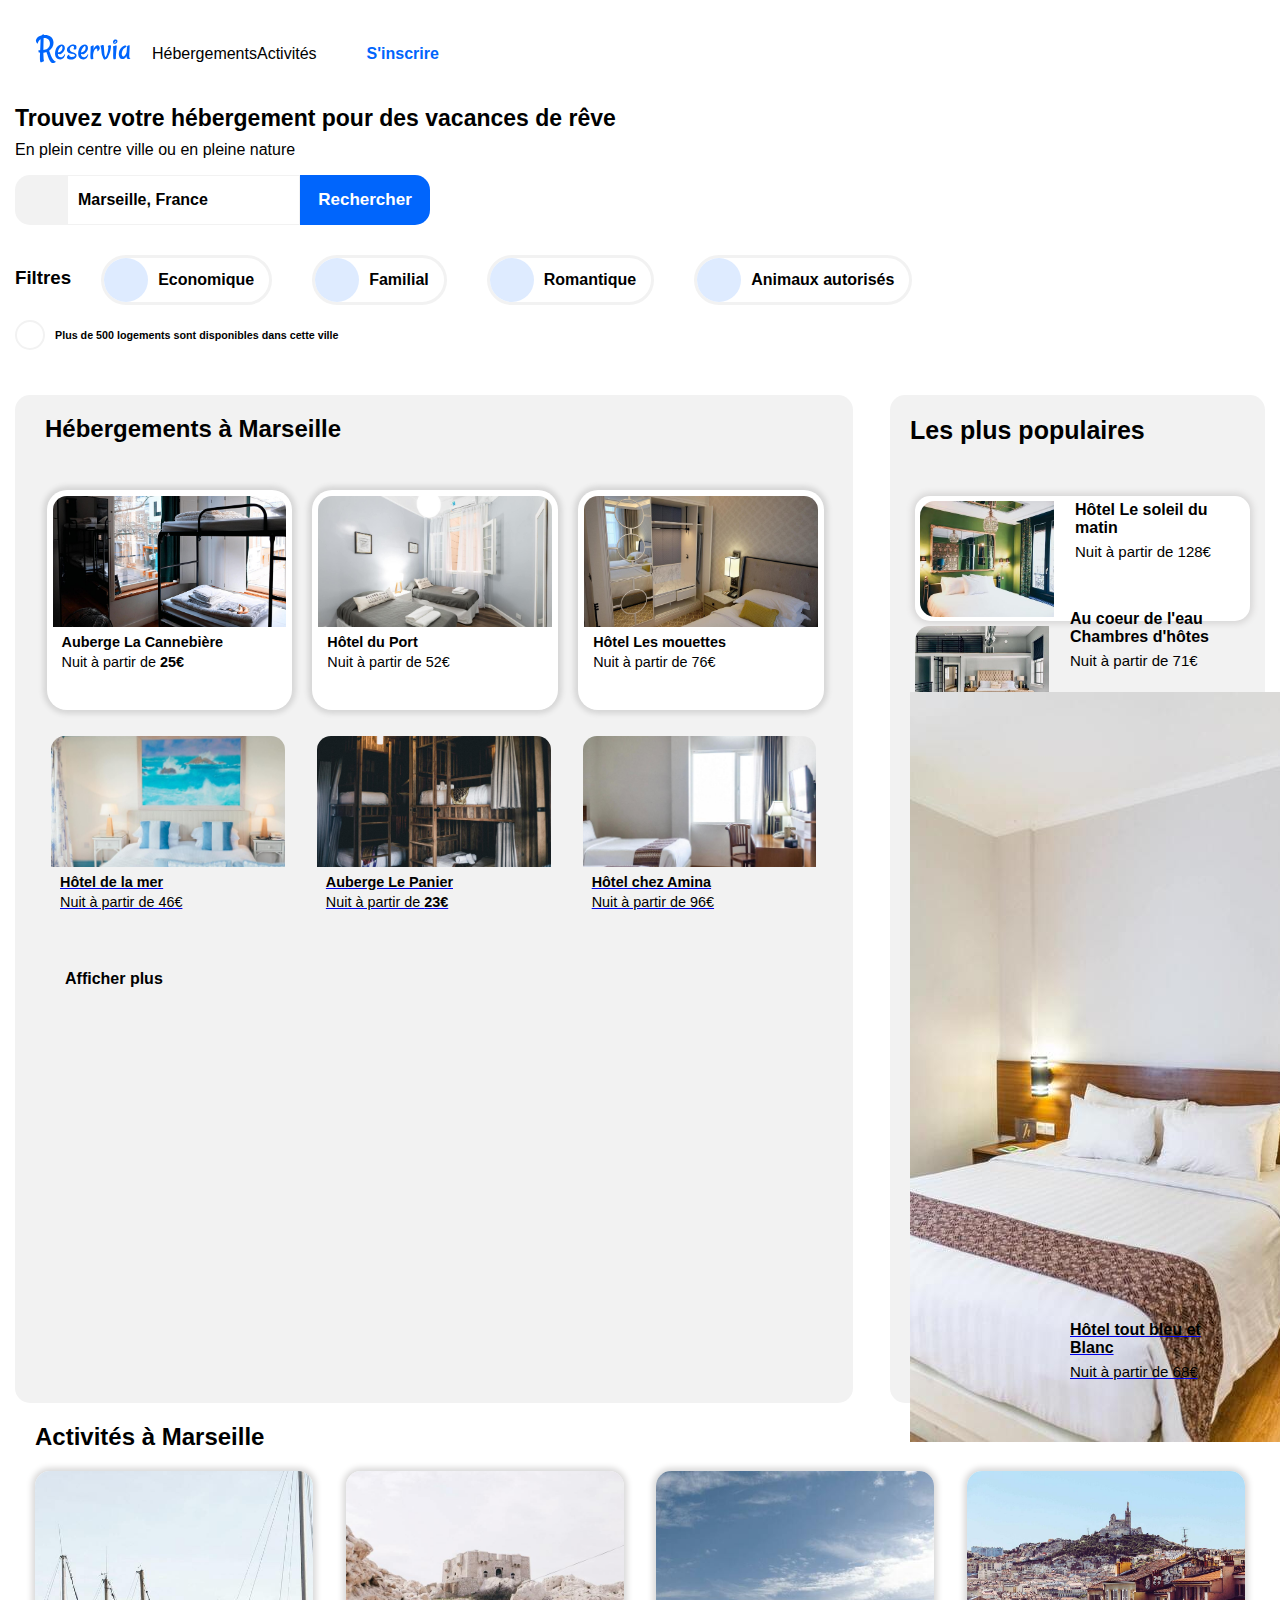
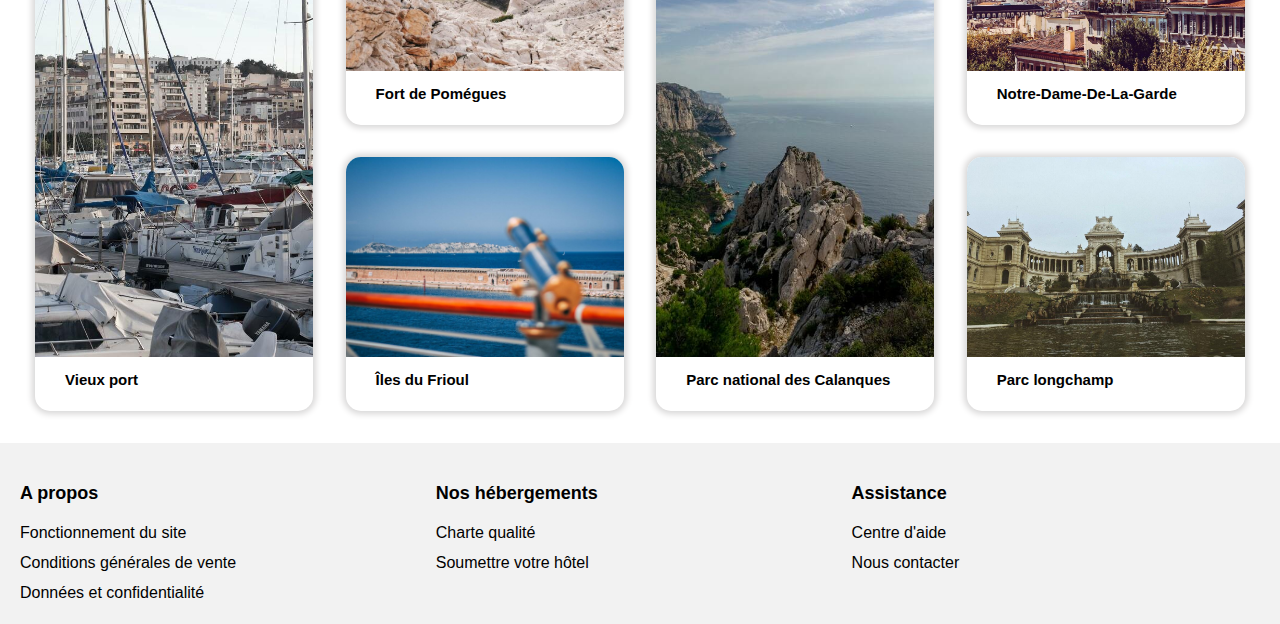
<file: index.html>
<!DOCTYPE html>
<html lang="fr">
	<head>
		<meta charset="utf-8" />
		<link rel="stylesheet" type="text/css" href="reservia.css">
        <meta name="viewport" content="width=device-width, initial-scale=1.0"/>
        <title>Reservia Trouvez votre hébergement pour des vacances de rêve</title>
        <meta name="description" content="Reservia | trouvez votre hébergement pour des vacances de rêve">
        <link rel="stylesheet" href="https://use.fontawesome.com/releases/v5.15.2/css/all.css" integrity="sha384-vSIIfh2YWi9wW0r9iZe7RJPrKwp6bG+s9QZMoITbCckVJqGCCRhc+ccxNcdpHuYu" crossorigin="anonymous"/>
        <link rel="shortcut icon" href="Projet_2/images/logo/Reservia.svg">
    </head>


    <body>
        <div id="bloc_page">
        <!--Header-->
            <header>

              <div class="navbar">

                <nav class="menu">
                    <ul> 
                        <li><img src="Projet_2/images/logo/Reservia.svg" class="logo" alt="logo"></li> 
                        <li><a href="#Hebergement" class="navigation">Hébergements</a></li>
                        <li><a href="#activ" class="navigation">Activités</a></li>
                        <li><a href="#" class="inscription">S'inscrire</a></li>
                    </ul>
                </nav>
              </div>

        <!--Recherche-->
                <div class="rechercher">
                <div class="titre2">
                    <h2>Trouvez votre hébergement pour des vacances de rêve</h2>
                    <p>En plein centre ville ou en pleine nature</p>
                </div>
            </header>

            <div class="recherche">
                <i class="fas fa-map-marker-alt gps"></i>
                <input type="text" class="search" placeholder="Marseille, France">
                <button class="btn">Rechercher</button>
                <i class="fas fa-search icone-search"></i>
            </div>

            <div class="filtres_container">
                <h3>Filtres</h3>
                <div class="filtres">
                    <div class="economique">
                    <a href="#" class="categorie eco"><i class="fas fa-money-bill-wave icone"></i><span class="cat-description">Economique</span> </a>
                    </div>
                    <div class="familial">
                    <a href="#" class="categorie famille"><i class="fas fa-child icone"></i><span class="cat-description">Familial</span></a>
                    </div>
                    <div class="romance">
                    <a href="#" class="categorie romantique"><i class="fas fa-heart icone"></i><span class="cat-description">Romantique</span></a>
                    </div>
                    <div class="animal">
                    <a href="#" class="categorie animaux"><i class="fas fa-dog icone"></i><span class="cat-description">Animaux autorisés</span></a>
                    </div>
                </div>
            </div>

            <div class="info">
                <i class="fas fa-info infos"></i>
                <h6>Plus de 500 logements sont disponibles dans cette ville</h6>
            </div>
            </div>

        <!--hébergements-->
        <div class="page">
            <section class="bloc">
                <article class="hmarseille">
                    <h2 id="Hebergement">Hébergements à Marseille</h2>
                        <div class="lescartes">
                            <a href="#" class="carte lien_cartes">
                                <img src="Projet_2/images/hebergements/3_medium/la_cannebière.jpg" alt="la cannebière">
                                <div class="details">
                                    <h3>Auberge La Cannebière</h3>
                                    <p>Nuit à partir de <span>25€</span></p>
                                </div>
                                <div class="etoiles">
                                    <i class="fas fa-star full"></i>
                                    <i class="fas fa-star full"></i>
                                    <i class="fas fa-star full"></i>
                                    <i class="fas fa-star full"></i>
                                    <i class="far fa-star simple"></i>
                                </div>
                            </a>
                        
                            <a href="#" class="carte lien_cartes">
                                <img src="Projet_2/images/hebergements/3_medium/hotel_du_port.jpg" alt="Hotel du Port">
                                <div class="details">
                                    <h3>Hôtel du Port</h3>
                                    <p>Nuit à partir de 52€</p>
                                </div>
                                <div class="etoiles">
                                    <i class="fas fa-star full"></i>
                                    <i class="fas fa-star full"></i>
                                    <i class="fas fa-star full"></i>
                                    <i class="fas fa-star full"></i>
                                    <i class="fas fa-star full"></i>
                                </div>
                            </a>

                            <a href="#" class="carte lien_cartes">
                                <img src="Projet_2/images/hebergements/3_medium/hotel_les_mouettes.jpg" alt="les mouettes">
                                <div class="details">
                                    <h3>Hôtel Les mouettes</h3>
                                    <p>Nuit à partir de 76€</p>
                                </div>
                                <div class="etoiles">
                                    <i class="fas fa-star full"></i>
                                    <i class="fas fa-star full"></i>
                                    <i class="fas fa-star full"></i>
                                    <i class="fas fa-star full"></i>
                                    <i class="far fa-star simple"></i>
                                </div>
                            </a>

                            <a href="#" class="carte lien_cartes2">
                                <img src="Projet_2/images/hebergements/3_medium/hotel_de_la_mer.jpg" alt="hotel de la mer">
                                <div class="details">
                                    <h3>Hôtel de la mer</h3>
                                    <p>Nuit à partir de 46€</p>
                                </div>
                                <div class="etoiles">
                                    <i class="fas fa-star full"></i>
                                    <i class="fas fa-star full"></i>
                                    <i class="fas fa-star full"></i>
                                    <i class="far fa-star simple"></i>
                                    <i class="far fa-star simple"></i>
                                </div>
                            </a>

                            <a href="#" class="carte lien_cartes2">
                                <img src="Projet_2/images/hebergements/3_medium/auberge_le_panier.jpg" alt="le panier">
                                <div class="details">
                                    <h3>Auberge Le Panier</h3>
                                    <p>Nuit à partir de <span>23€</span></p>
                                </div>
                                <div class="etoiles">
                                    <i class="fas fa-star full"></i>
                                    <i class="fas fa-star full"></i>
                                    <i class="fas fa-star full"></i>
                                    <i class="fas fa-star full"></i>
                                    <i class="far fa-star simple"></i>
                                </div>
                            </a>

                            <a href="#" class="carte lien_cartes2">
                                <img src="Projet_2/images/hebergements/3_medium/chez_amina.jpg" alt="chez amina">
                                <div class="details">
                                    <h3>Hôtel chez Amina</h3>
                                    <p>Nuit à partir de 96€</p>
                                </div>
                                <div class="etoiles">
                                    <i class="fas fa-star full"></i>
                                    <i class="fas fa-star full"></i>
                                    <i class="fas fa-star full"></i>
                                    <i class="fas fa-star full"></i>
                                    <i class="fas fa-star full"></i>
                                </div>
                            </a>
                        </div>

                    <div class="afficher_plus">
                        <a href="#" class="plus"><span>Afficher plus</span></a>
                    </div>
                </article>
            
                <!--Aside-->
                <aside class="populaires">
                    <div class="titrepop">
                    <h2>Les plus populaires <i class="fas fa-chart-line courbe"></i></h2>                    
                    </div>
                        <div class= "pop">
                        <div class="cartes_populaires">
                            <a href="#" class="lien_populaire">
                                <img src="Projet_2/images/hebergements/4_small/le_soleil_du_matin.jpg" alt="le soleil du matin">
                                <div class="description">
                                    <h3>
                                        Hôtel Le soleil du<br/>
                                        matin
                                    </h3>
                                    <p>Nuit à partir de 128€</p>
                                    <div class="popetoiles">
                                        <i class="fas fa-star full"></i>
                                        <i class="fas fa-star full"></i>
                                        <i class="fas fa-star full"></i>
                                        <i class="fas fa-star full"></i>
                                        <i class="fas fa-star full"></i>
                                      </div>
                                </div>
                            </a>
                        </div>

                        <div class="cartes_populaires2">
                            <a href="#" class="lien_populaire">
                                <img src="Projet_2/images/hebergements/4_small/au_coeur_de_l'eau.jpg" alt="au coeur de l'eau">
                                <div class="description">
                                    <h3>
                                        Au coeur de l'eau<br/>
                                        Chambres d'hôtes
                                    </h3>
                                    <p>Nuit à partir de 71€</p>
                                    <div class="popetoiles">
                                        <i class="fas fa-star full"></i>
                                        <i class="fas fa-star full"></i>
                                        <i class="fas fa-star full"></i>
                                        <i class="fas fa-star full"></i>
                                        <i class="far fa-star simple"></i>
                                    </div>
                                </div>
                            </a>
                        </div>

                        <div class="cartes_populaires2">
                            <a href="#" class="lien_populaire2">
                                <img src="Projet_2/images/hebergements/4_small/tout_bleu_et_blanc.jpg" alt="Tout bleu et blanc">
                                <div class="description">
                                    <h3>
                                        Hôtel tout bleu et<br/>
                                        Blanc
                                    </h3>
                                    <p>Nuit à partir de 68€</p>
                                    <div class="popetoiles">
                                        <i class="fas fa-star full"></i>
                                        <i class="fas fa-star full"></i>
                                        <i class="fas fa-star full"></i>
                                        <i class="fas fa-star full"></i>
                                        <i class="far fa-star simple"></i>
                                    </div>
                                </div>
                            </a>
                        </div>
                        </div>
                </aside>
            </section>

        <!--Activités-->
            <section>
                <div class="amarseille">
                    <h2 id="activ" class="titrea">Activités à Marseille</h2>
                    <div class="activites">
                        <div class="blocactivite"> 
                        <div class="activitesmarseille">             
                        <a href="#" class="activitema">
                            <img src="Projet_2/images/activites/3_medium/port.jpg" alt="Vieux port">
                            <h6 class="titre-activite">Vieux port</h6>
                        </a>
                        </div>
                        </div>

                        <div class="bloc1">
                        <div class="activitesmarseille">
                        <a href="#"  class="activitem">
                            <img src="Projet_2/images/activites/3_medium/fort.jpg" alt="fort de pomègues">
                            <h6 class="titre-activite">Fort de Pomégues</h6>
                        </a>
                        </div>
                        
                        <div class="activitesmarseille">
                        <a href="#"  class="activitem">
                            <img src="Projet_2/images/activites/3_medium/ile.jpg" alt="Iles du Frioul">
                            <h6 class="titre-activite">Îles du Frioul</h6>
                        </a>
                        </div>
                        </div>

                        <div class="blocactivite">
                        <div class="activitesmarseille">
                        <a href="#"  class="activitema">
                            <img src="Projet_2/images/activites/3_medium/parc.jpg" alt="Parc national des Calanques">
                            <h6 class="titre-activite">Parc national des Calanques</h6>
                        </a>
                        </div>
                        </div>

                        <div class="bloc1">
                        <div class="activitesmarseille">
                        <a href="#"  class="activitem">
                            <img src="Projet_2/images/activites/3_medium/notre-dame.jpg" alt="Notre Dame de la Garde">
                            <h6 class="titre-activite">Notre-Dame-De-La-Garde</h6>
                        </a>
                        </div>
                        
                        <div class="activitesmarseille">
                        <a href="#"  class="activitem">
                            <img src="Projet_2/images/activites/3_medium/longchamps.jpg" alt="Parc Longchamps">
                            <h6 class="titre-activite">Parc longchamp</h6>
                        </a> 
                        </div>
                        </div>               
                    </div> 
                </div>
            </section>
        </div>
        <!--Footer-->
            <footer>
                <div class="footer-container">
                <div class="A_propos">
                    <h3>A propos</h3>
                        <a href="#" class="lien-footer">Fonctionnement du site</a>
                        <a href="#" class="lien-footer">Conditions générales de vente</a>
                        <a href="#" class="lien-footer">Données et confidentialité</a>
                </div>
            
                <div class="Hebergements">
                    <h3>Nos hébergements</h3>
                        <a href="#" class="lien-footer">Charte qualité</a>
                        <a href="#"class="lien-footer">Soumettre votre hôtel</a>
                </div>
            
                <div class="Assistance">
                    <h3>Assistance</h3>
                        <a href="#" class="lien-footer">Centre d'aide</a>
                        <a href="#" class="lien-footer">Nous contacter</a>
                </div>
                </div>
            </footer>
        </div>
    </body>
</html>
</file>
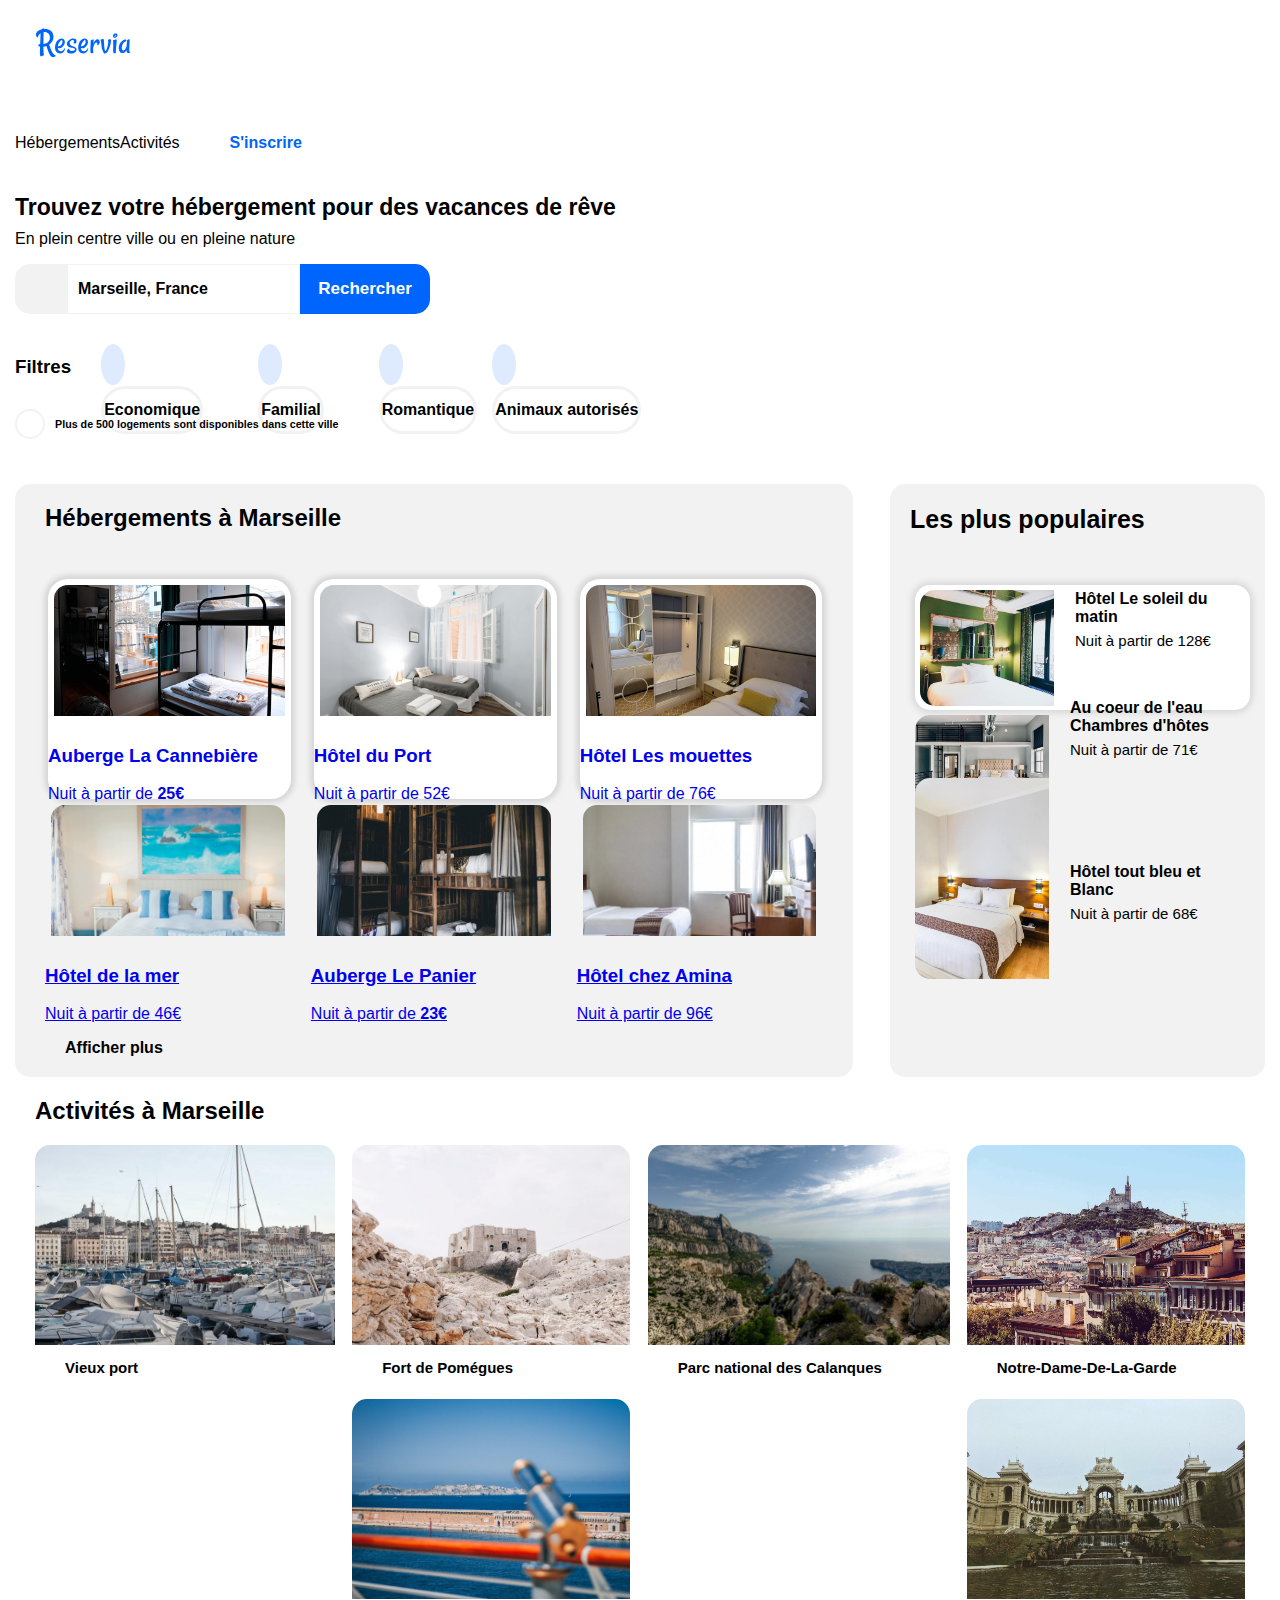
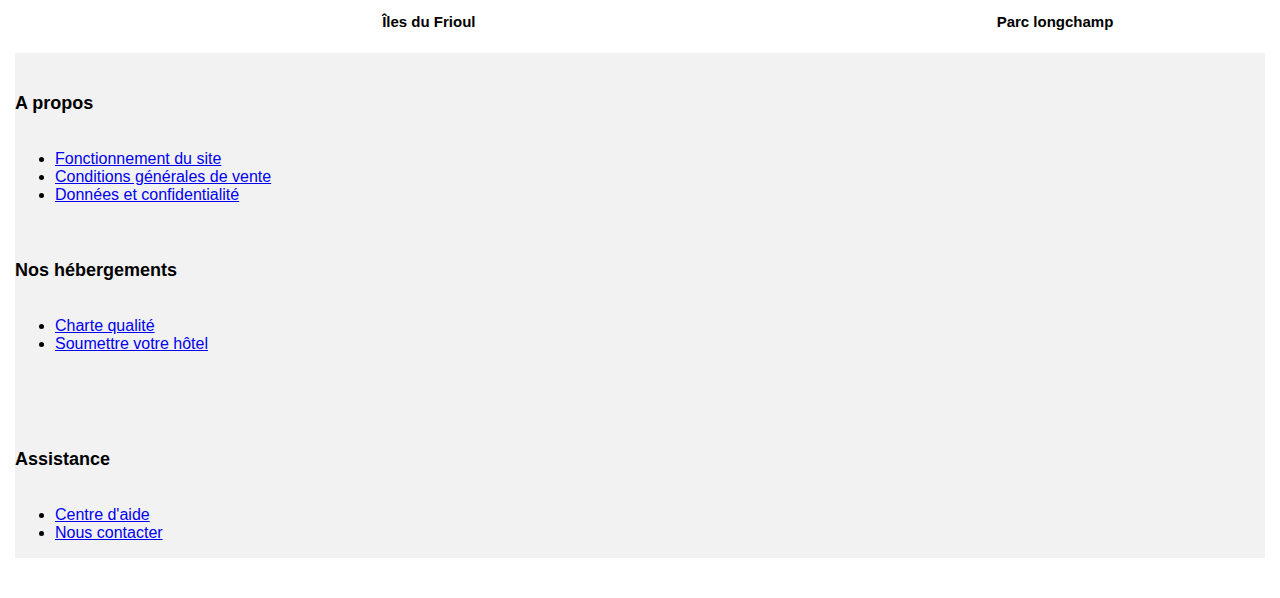
<file: aide.html>
<!DOCTYPE html>
<html lang="fr">
	<head>
		<meta charset="utf-8" />
		<link rel="stylesheet" type="text/css" href="reservia.css">
		<meta http-equiv="X-UA-Compatible" content="IE=edge" />
        <meta name="viewport" content="width=device-width, initial-scale=1.0">
        <title>Reservia Trouvez votre hébergement pour des vacances de rêve</title>
        <meta name="description" content="Reservia | trouvez votre hébergement pour des vacances de rêve">
        <link rel="stylesheet" href="https://use.fontawesome.com/releases/v5.15.2/css/all.css" integrity="sha384-vSIIfh2YWi9wW0r9iZe7RJPrKwp6bG+s9QZMoITbCckVJqGCCRhc+ccxNcdpHuYu" crossorigin="anonymous"/>
        <link rel="shortcut icon" href="images/logo/Reservia.svg">
    </head>


    <body>
        <div id="bloc_page">
        <!--Header-->
            <header>

              <div class="navbar">
                <div class="logo">
                    <img src="Projet_2/images/logo/Reservia.svg" alt="logo">
                </div>

                <nav class="menu">
                    <ul>  
                        <li><a href="#" class="navigation">Hébergements</a></li>
                        <li><a href="#" class= "navigation">Activités</a></li>
                        <li><a href="#" class="inscription">S'inscrire</a></li>
                    </ul>
                </nav>
              </div>

        <!--Recherche-->
                <div class="titre2">
                    <h2>Trouvez votre hébergement pour des vacances de rêve</h2>
                    <p>En plein centre ville ou en pleine nature</p>
                </div>
            </header>

            <div class="recherche">
                <i class="fas fa-map-marker-alt gps"></i>
                <input type="text" class="search" placeholder="Marseille, France">
                <button class="btn">Rechercher</button>
            </div>

            <div class="filtres_container">
                <h3>Filtres</h3>
                <div class="filtres">
                    <div class="categorie eco">
                    <i class="fas fa-money-bill-wave icone"></i>
                    <a href="#" class="economique">Economique</a>
                    </div>
                    <div class="categorie famille">
                    <i class="fas fa-child icone"></i>
                    <a href="#" class="familial">Familial</a>
                    </div>
                    <div class="categorie romantique">
                    <i class="fas fa-heart icone"></i>
                    <a href="#" class="love">Romantique</a>
                    </div>
                    <div class="categorie animaux">
                    <i class="fas fa-dog icone"></i>
                    <a href="#" class="animal">Animaux autorisés</a>
                    </div>
                </div>
            </div>

            <div class="info">
                <i class="fas fa-info infos"></i>
                <h6>Plus de 500 logements sont disponibles dans cette ville</h6>
            </div>

        <!--hébergements-->
            <section class="bloc">
                <article class="hmarseille">
                    <h2>Hébergements à Marseille</h2>
                        <div class="lescartes">
                        <div class="carte">
                            <a href="#" class="lien_cartes">
                                <img src="Projet_2/images/hebergements/3_medium/la_cannebière.jpg" alt="la cannebière">
                                <div class="détails">
                                    <h3>Auberge La Cannebière</h3>
                                    <p>Nuit à partir de <span>25€</span></p>
                                </div>
                                <div class="étoiles">
                                    <i class="fas fa-star full"></i>
                                    <i class="fas fa-star full"></i>
                                    <i class="fas fa-star full"></i>
                                    <i class="fas fa-star full"></i>
                                    <i class="far fa-star simple"></i>
                                </div>
                            </a>
                        </div>
                        
                        <div class="carte">
                            <a href="#" class="lien_cartes">
                                <img src="Projet_2/images/hebergements/3_medium/hotel_du_port.jpg" alt="Hotel du Port">
                                <div class="détails">
                                    <h3>Hôtel du Port</h3>
                                    <p>Nuit à partir de 52€</p>
                                </div>
                                <div class="étoiles">
                                    <i class="fas fa-star full"></i>
                                    <i class="fas fa-star full"></i>
                                    <i class="fas fa-star full"></i>
                                    <i class="fas fa-star full"></i>
                                    <i class="fas fa-star full"></i>
                                </div>
                            </a>
                        </div>

                        <div class="carte">
                            <a href="#" class="lien_cartes">
                                <img src="Projet_2/images/hebergements/3_medium/hotel_les_mouettes.jpg" alt="les mouettes">
                                <div class="détails">
                                    <h3>Hôtel Les mouettes</h3>
                                    <p>Nuit à partir de 76€</p>
                                </div>
                                <div class="étoiles">
                                    <i class="fas fa-star full"></i>
                                    <i class="fas fa-star full"></i>
                                    <i class="fas fa-star full"></i>
                                    <i class="fas fa-star full"></i>
                                    <i class="far fa-star simple"></i>
                                </div>
                            </a>
                        </div>

                        <div class="carte">
                            <a href="#" class="lien_cartes2">
                                <img src="Projet_2/images/hebergements/3_medium/hotel_de_la_mer.jpg" alt="hotel de la mer">
                                <div class="détails">
                                    <h3>Hôtel de la mer</h3>
                                    <p>Nuit à partir de 46€</p>
                                </div>
                                <div class="étoiles">
                                    <i class="fas fa-star full"></i>
                                    <i class="fas fa-star full"></i>
                                    <i class="fas fa-star full"></i>
                                    <i class="far fa-star simple"></i>
                                    <i class="far fa-star simple"></i>
                                </div>
                            </a>
                        </div>

                        <div class="carte">
                            <a href="#" class="lien_cartes2">
                                <img src="Projet_2/images/hebergements/3_medium/auberge_le_panier.jpg" alt="le panier">
                                <div class="détails">
                                    <h3>Auberge Le Panier</h3>
                                    <p>Nuit à partir de <span>23€</span></p>
                                </div>
                                <div class="étoiles">
                                    <i class="fas fa-star full"></i>
                                    <i class="fas fa-star full"></i>
                                    <i class="fas fa-star full"></i>
                                    <i class="fas fa-star full"></i>
                                    <i class="far fa-star simple"></i>
                                </div>
                            </a>
                        </div>

                        <div class="carte">
                            <a href="#" class="lien_cartes2">
                                <img src="Projet_2/images/hebergements/3_medium/chez_amina.jpg" alt="chez amina">
                                <div class="détails">
                                    <h3>Hôtel chez Amina</h3>
                                    <p>Nuit à partir de 96€</p>
                                </div>
                                <div class="étoiles">
                                    <i class="fas fa-star full"></i>
                                    <i class="fas fa-star full"></i>
                                    <i class="fas fa-star full"></i>
                                    <i class="fas fa-star full"></i>
                                    <i class="fas fa-star full"></i>
                                </div>
                            </a>
                        </div>
                        </div>

                    <div class="afficher_plus">
                        <a href="#" class="plus"><span>Afficher plus</span></a>
                    </div>
                </article>
            
                <!--Aside-->
                <aside class="populaires">
                    <div class="titrepop">
                    <h2>Les plus populaires</h2>
                    <i class="fas fa-chart-line courbe"></i>
                    </div>
                        <div class= "pop">
                        <div class="cartes_populaires">
                            <a href="#" class="lien_populaire">
                                <img src="Projet_2/images/hebergements/4_small/le_soleil_du_matin.jpg" alt="le soleil du matin">
                                <div class="description">
                                    <h3>
                                        Hôtel Le soleil du<br/>
                                        matin
                                    </h3>
                                    <p>Nuit à partir de 128€</p>
                                    <div class="popétoiles">
                                        <i class="fas fa-star full"></i>
                                        <i class="fas fa-star full"></i>
                                        <i class="fas fa-star full"></i>
                                        <i class="fas fa-star full"></i>
                                        <i class="fas fa-star full"></i>
                                      </div>
                                </div>
                            </a>
                        </div>

                        <div class="cartes_populaires2">
                            <a href="#" class="lien_populaire">
                                <img src="Projet_2/images/hebergements/4_small/au_coeur_de_l'eau.jpg" alt="au coeur de l'eau">
                                <div class="description">
                                    <h3>
                                        Au coeur de l'eau<br/>
                                        Chambres d'hôtes
                                    </h3>
                                    <p>Nuit à partir de 71€</p>
                                    <div class="popétoiles">
                                        <i class="fas fa-star full"></i>
                                        <i class="fas fa-star full"></i>
                                        <i class="fas fa-star full"></i>
                                        <i class="fas fa-star full"></i>
                                        <i class="far fa-star simple"></i>
                                    </div>
                                </div>
                            </a>
                        </div>

                        <div class="cartes_populaires2">
                            <a href="#" class="lien_populaire">
                                <img src="Projet_2/images/hebergements/4_small/tout_bleu_et_blanc.jpg" alt="Tout bleu et blanc">
                                <div class="description">
                                    <h3>
                                        Hôtel tout bleu et<br/>
                                        Blanc
                                    </h3>
                                    <p>Nuit à partir de 68€</p>
                                    <div class="popétoiles">
                                        <i class="fas fa-star full"></i>
                                        <i class="fas fa-star full"></i>
                                        <i class="fas fa-star full"></i>
                                        <i class="fas fa-star full"></i>
                                        <i class="far fa-star simple"></i>
                                    </div>
                                </div>
                            </a>
                        </div>
                        </div>
                </aside>
            </section>

        <!--Activités-->
            <section class="sectiona">
                <div class="amarseille">
                    <h2 class="titrea">Activités à Marseille</h2>
                    <div class="activites">              
                        <a href="#" class="activitem">
                            <img src="Projet_2/images/activites/3_medium/port.jpg" class="activite1" alt="Vieux port">
                            <h6 class="titre-activite">Vieux port</h6>
                        </a>

                        <div class="bloc1">
                        <a href="#"  class="activitem">
                            <img src="Projet_2/images/activites/3_medium/fort.jpg" class="activite2" alt="fort de pomègues">
                            <h6 class="titre-activite">Fort de Pomégues</h6>
                        </a>
            
                        <a href="#"  class="activitem">
                            <img src="Projet_2/images/activites/3_medium/ile.jpg" class="activite3" alt="Iles du Frioul">
                            <h6 class="titre-activite">Îles du Frioul</h6>
                        </a>
                        </div>
            
                        <a href="#"  class="activitem">
                            <img src="Projet_2/images/activites/3_medium/parc.jpg" class="activite4" alt="Parc national des Calanques">
                            <h6 class="titre-activite">Parc national des Calanques</h6>
                        </a>
                        <div class="bloc1">
                        <a href="#"  class="activitem">
                            <img src="Projet_2/images/activites/3_medium/notre-dame.jpg" class="activite5" alt="Notre Dame de la Garde">
                            <h6 class="titre-activite">Notre-Dame-De-La-Garde</h6>
                        </a>
            
                        <a href="#"  class="activitem">
                            <img src="Projet_2/images/activites/3_medium/longchamps.jpg" class="activite6" alt="Parce Longchamps">
                            <h6 class="titre-activite">Parc longchamp</h6>
                        </a> 
                        </div>               
                    </div> 
                </div>
            </section>

        <!--Footer-->
            <footer>
                <div class="A_propos">
                    <h3>A propos</h3>
                    <ul>
                        <li><a href="#">Fonctionnement du site</a></li>
                        <li><a href="#">Conditions générales de vente</a></li>
                        <li><a href="#">Données et confidentialité</a></li>
                    </ul>
                </div>
            
                <div class="Hebergements">
                    <h3>Nos hébergements</h3>
                    <ul>
                        <li><a href="#">Charte qualité</a></li>
                        <li><a href="#">Soumettre votre hôtel</a></li>
                    </ul>
                </div>
            
                <div class="Assistance">
                    <h3>Assistance</h3>
                    <ul>
                        <li><a href="#">Centre d'aide</a></li>
                        <li><a href="#">Nous contacter</a></li>
                    </ul>
                </div>
            </footer>
        </div>
    </body>
</html>
</file>
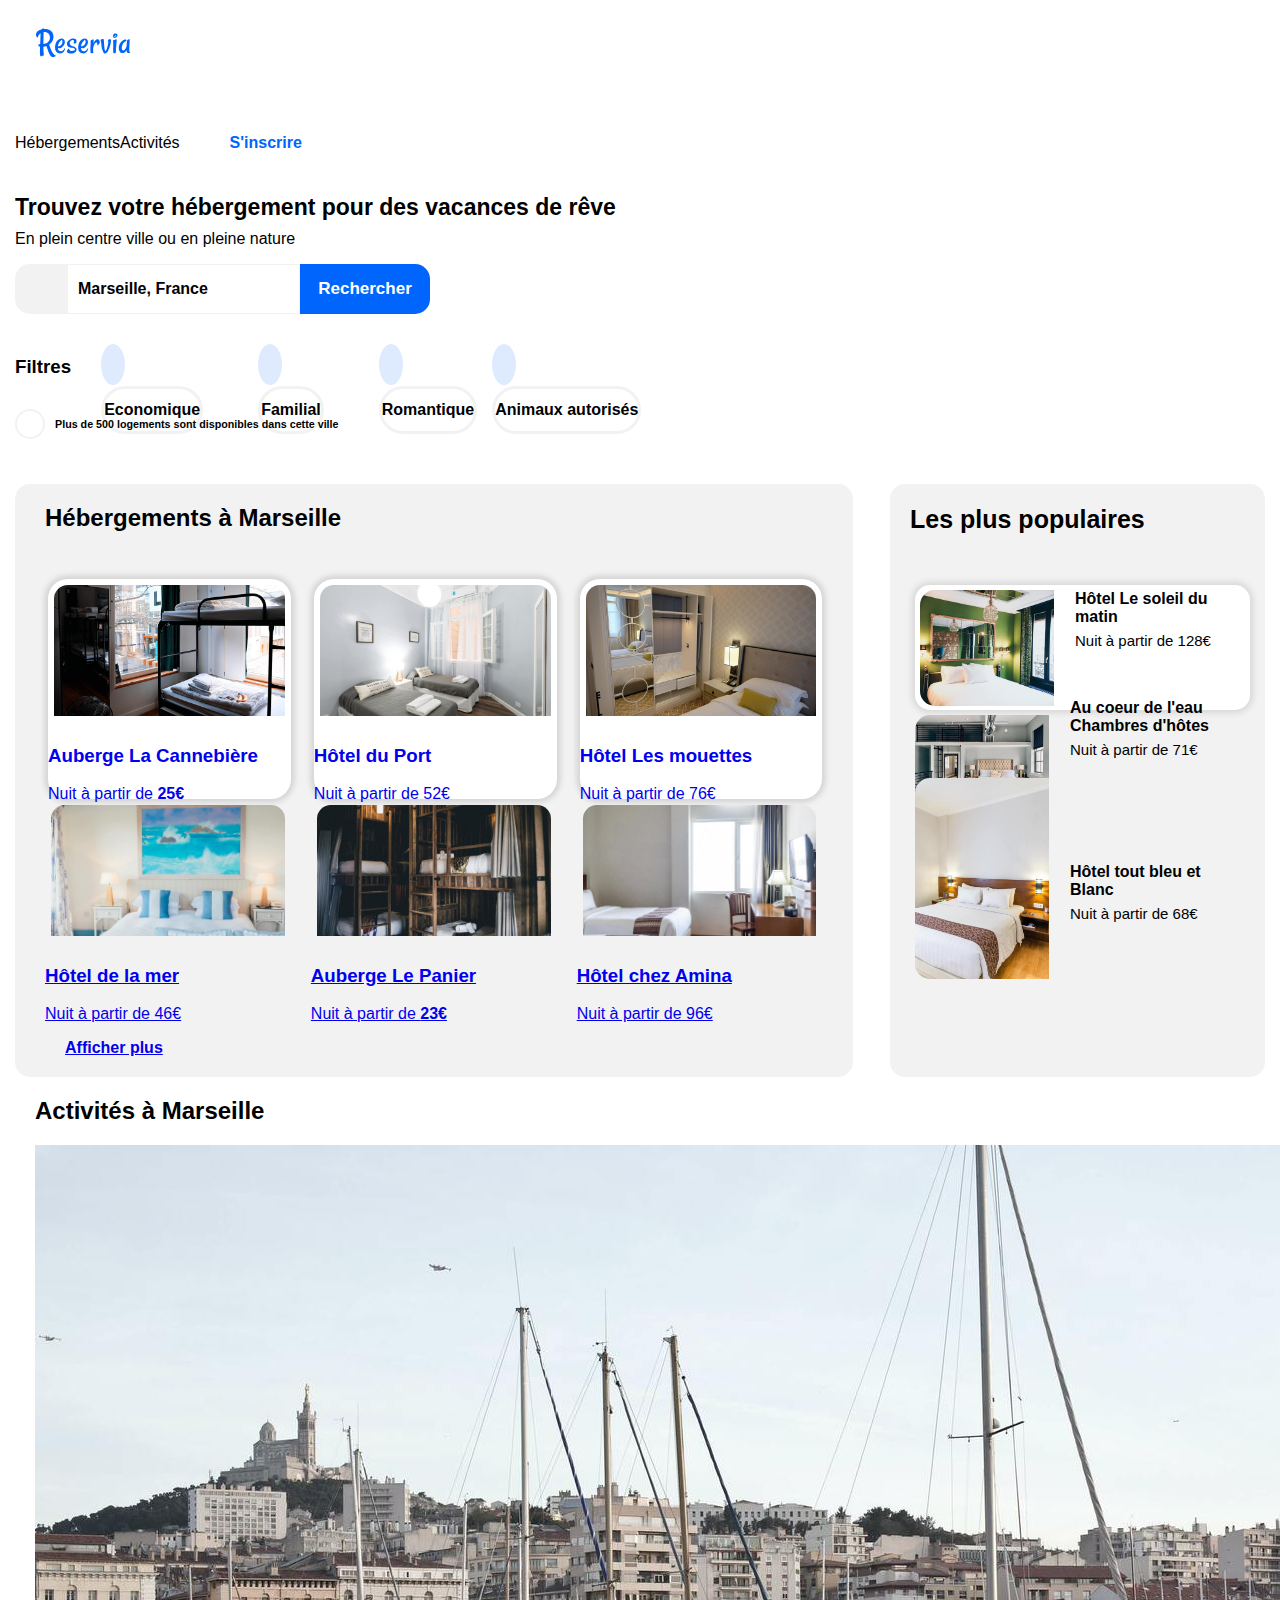
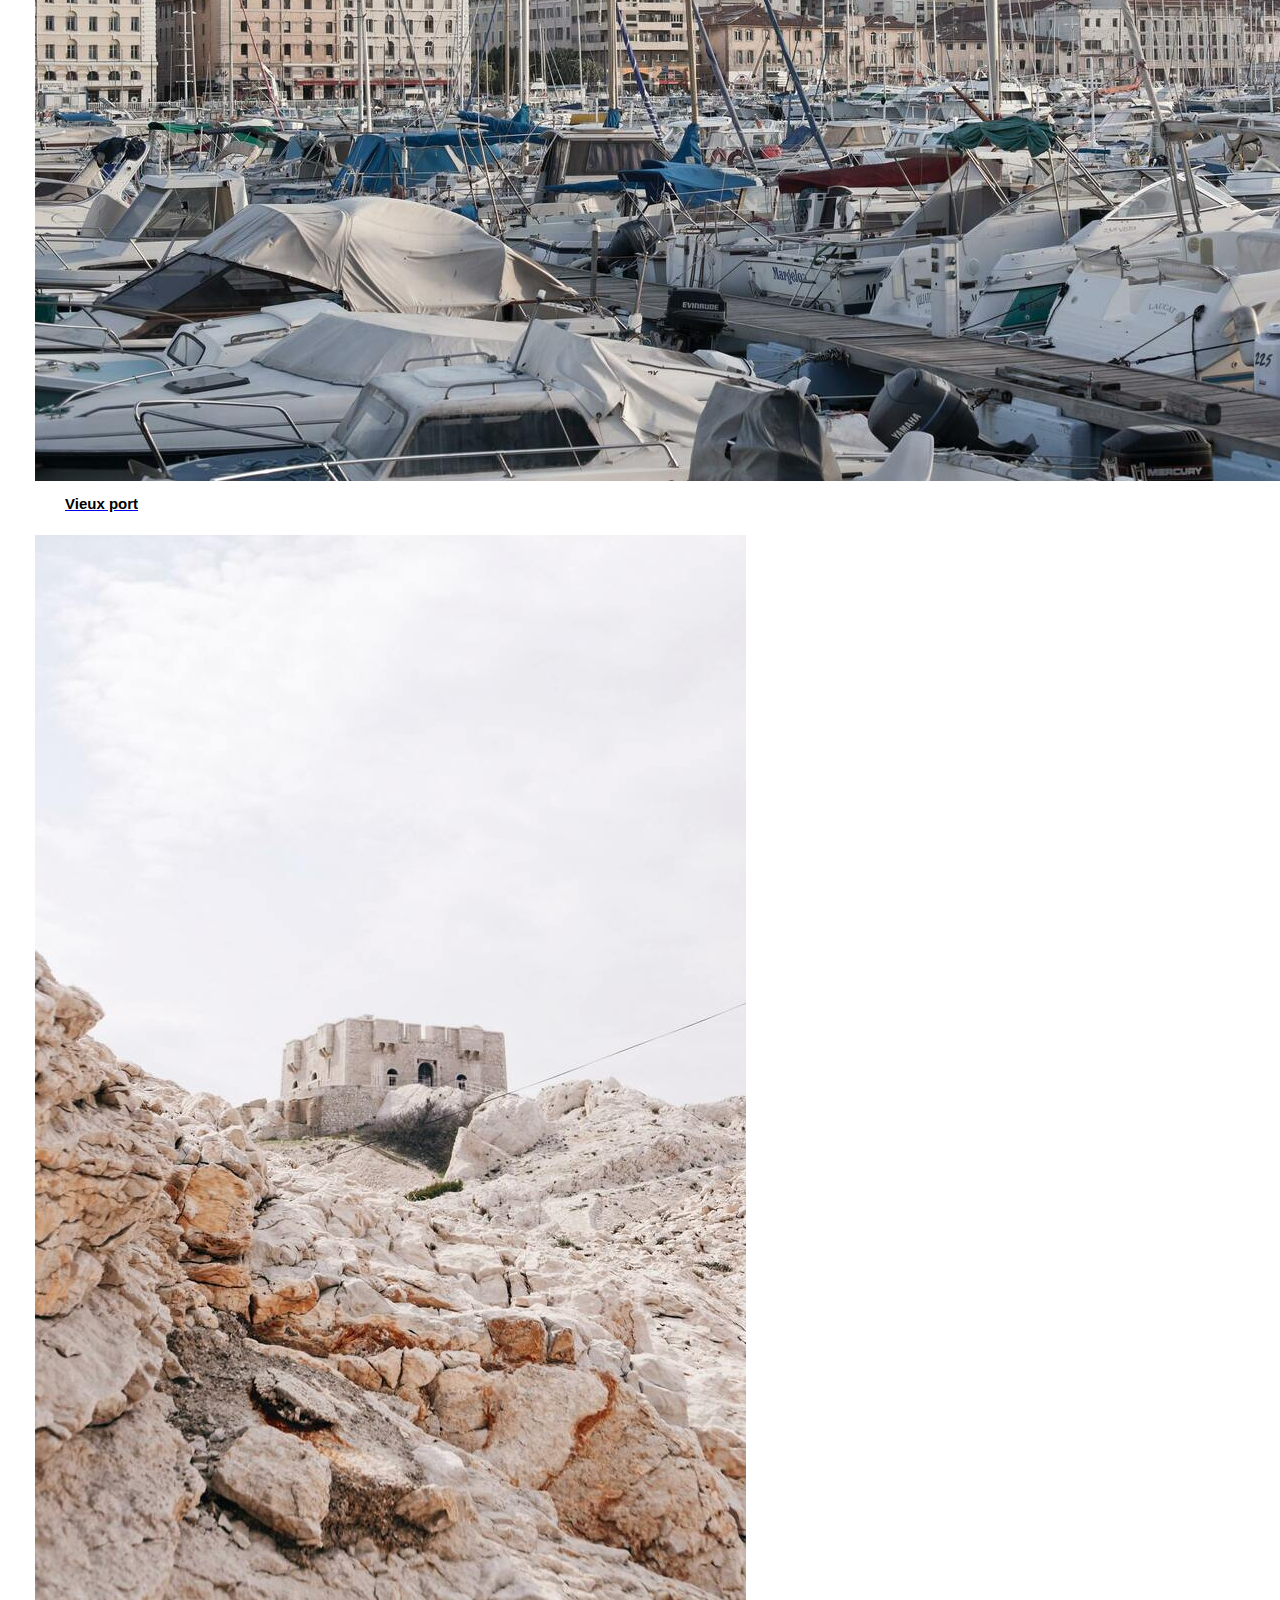
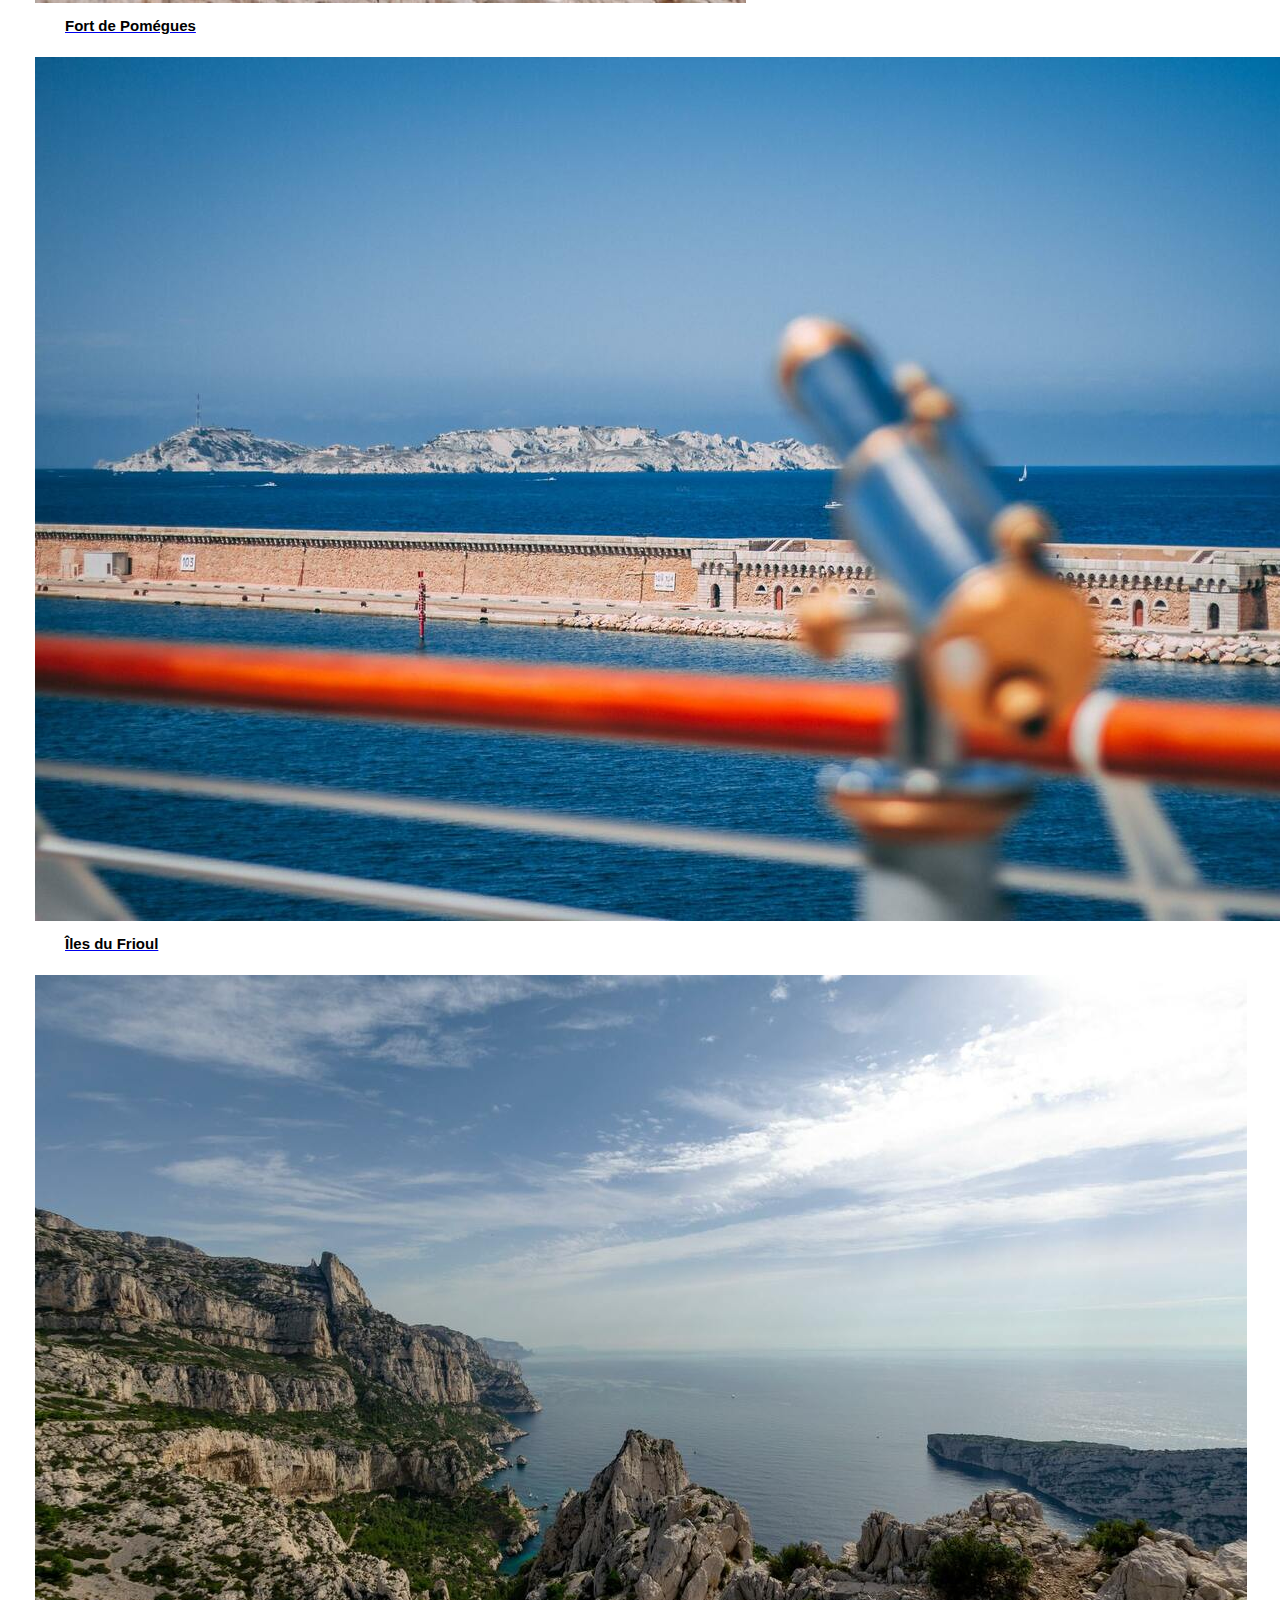
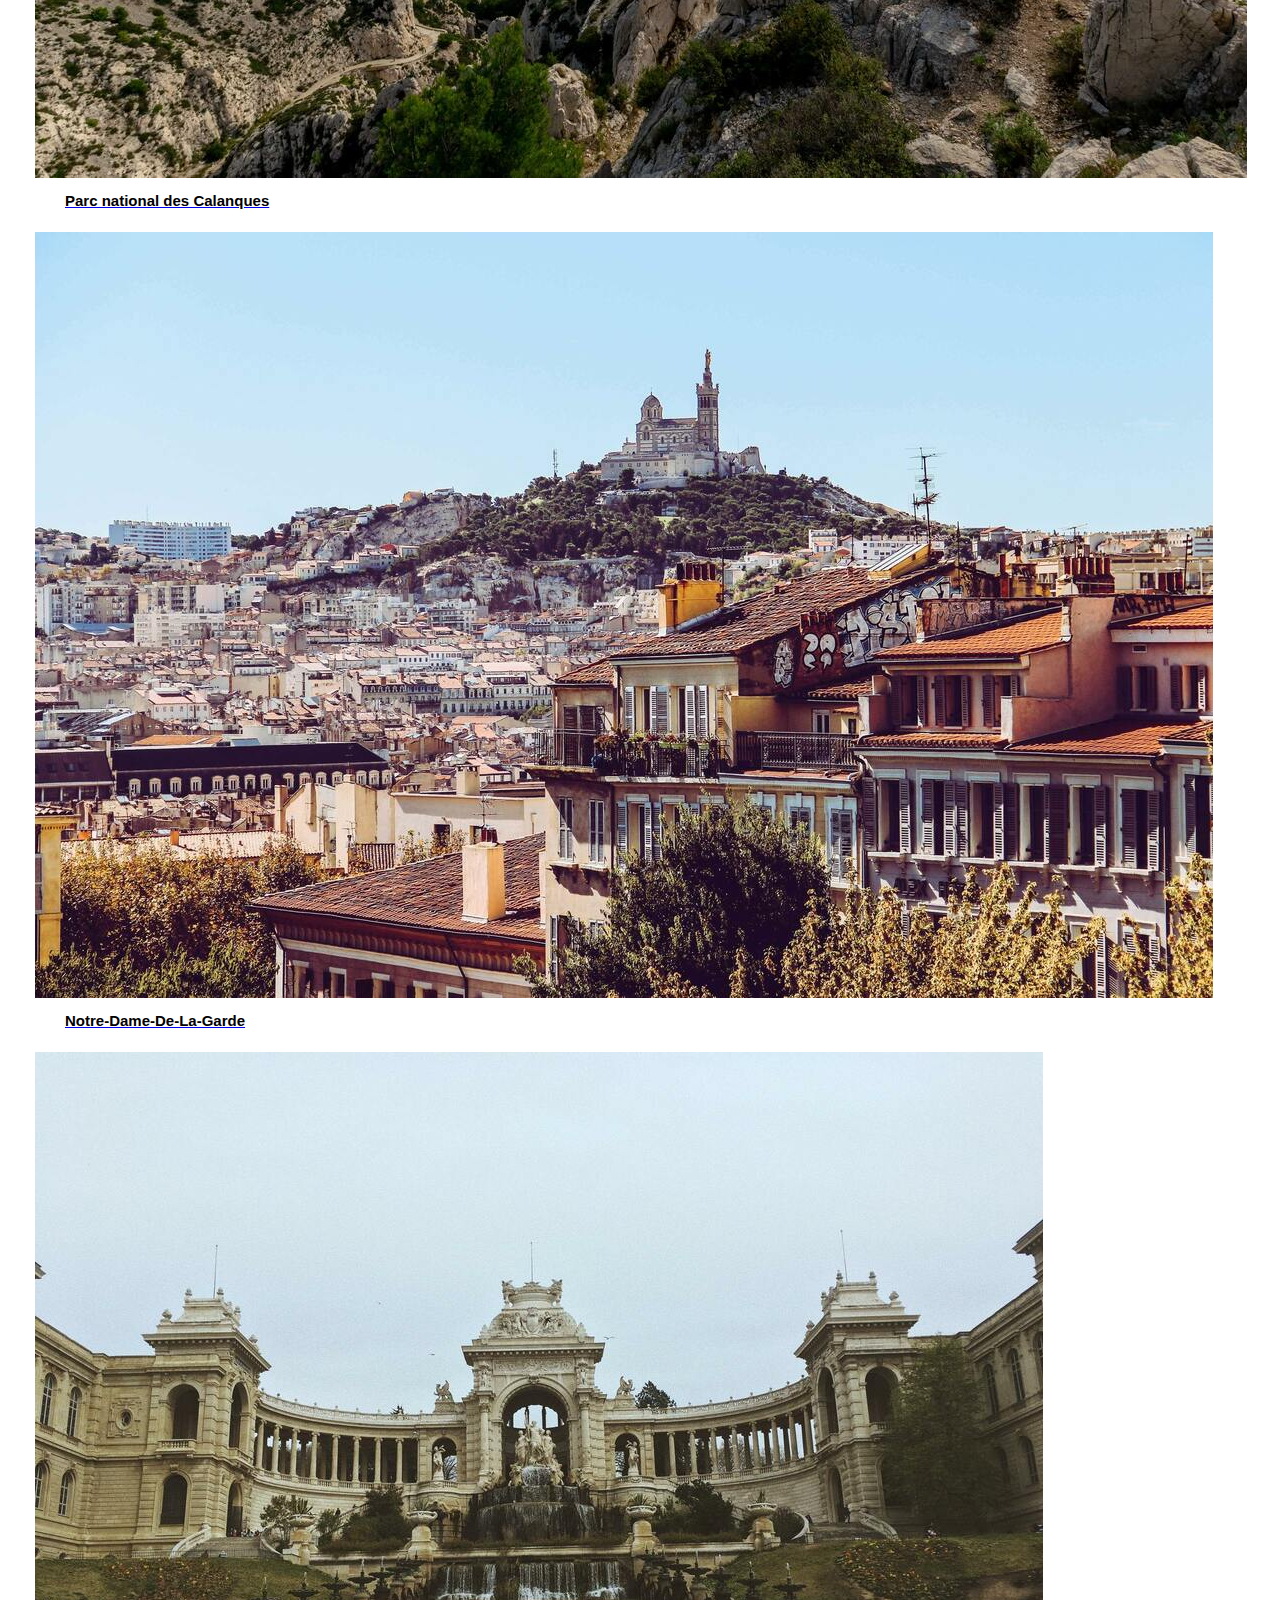
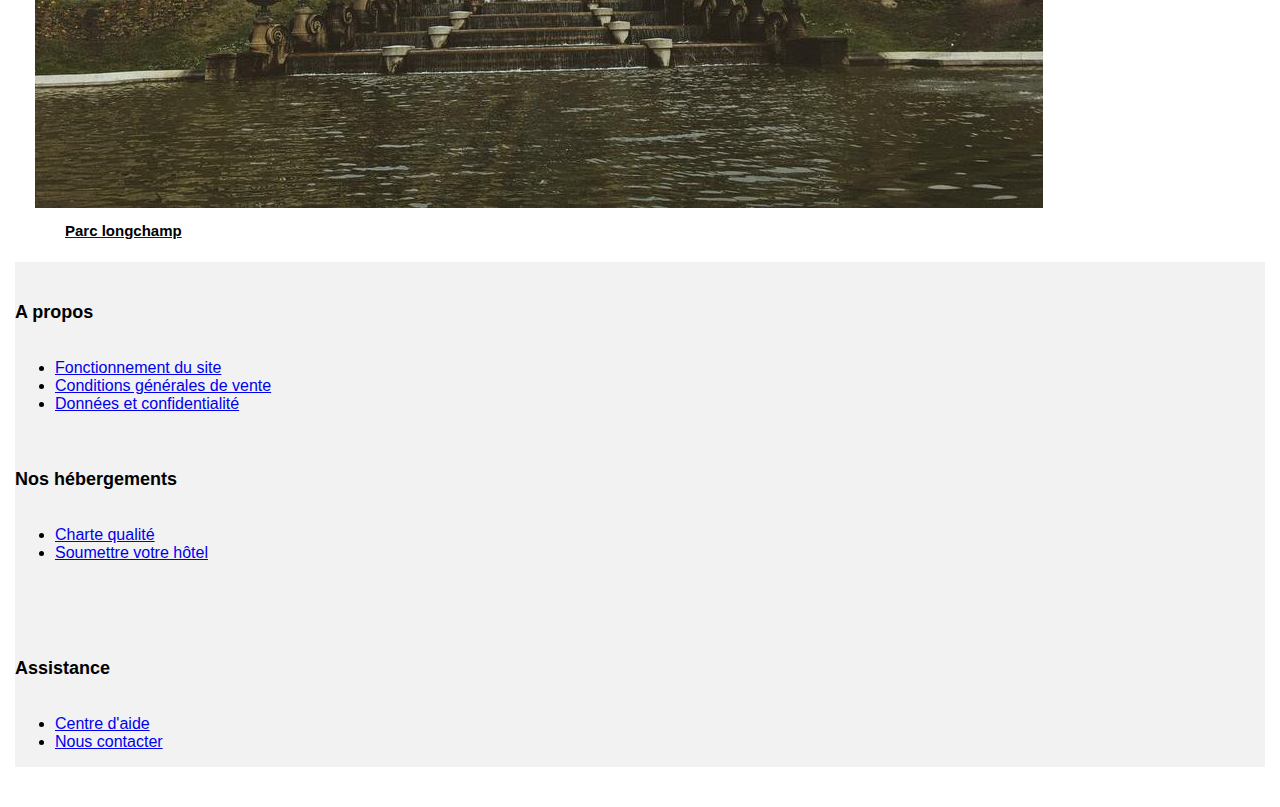
<file: reservia.html>
<!DOCTYPE html>
<html lang="fr">
	<head>
		<meta charset="utf-8" />
		<link rel="stylesheet" type="text/css" href="reservia.css">
		<meta http-equiv="X-UA-Compatible" content="IE=edge" />
        <meta name="viewport" content="width=device-width, initial-scale=1.0">
        <title>Reservia Trouvez votre hébergement pour des vacances de rêve</title>
        <meta name="description" content="Reservia | trouvez votre hébergement pour des vacances de rêve">
        <link rel="stylesheet" href="https://use.fontawesome.com/releases/v5.15.2/css/all.css" integrity="sha384-vSIIfh2YWi9wW0r9iZe7RJPrKwp6bG+s9QZMoITbCckVJqGCCRhc+ccxNcdpHuYu" crossorigin="anonymous"/>
        <link rel="shortcut icon" href="images/logo/Reservia.svg">
    </head>


    <body>
        <div id="bloc_page">
        <!--Header-->
            <header>

              <div class="navbar">
                <div class="logo">
                    <img src="Projet_2/images/logo/Reservia.svg" alt="logo">
                </div>

                <nav class="menu">
                    <ul>  
                        <li><a href="#" class="navigation">Hébergements</a></li>
                        <li><a href="#" class= "navigation">Activités</a></li>
                        <li><a href="#" class="inscription">S'inscrire</a></li>
                    </ul>
                </nav>
              </div>

        <!--Recherche-->
                <div class="titre2">
                    <h2>Trouvez votre hébergement pour des vacances de rêve</h2>
                    <p>En plein centre ville ou en pleine nature</p>
                </div>
            </header>

            <div class="recherche">
                <i class="fas fa-map-marker-alt gps"></i>
                <input type="text" class="search" placeholder="Marseille, France">
                <button class="btn">Rechercher</button>
            </div>

            <div class="filtres_container">
                <h3>Filtres</h3>
                <div class="filtres">
                    <div class="categorie eco">
                    <i class="fas fa-money-bill-wave icone"></i>
                    <a href="#" class="economique">Economique</a>
                    </div>
                    <div class="categorie famille">
                    <i class="fas fa-child icone"></i>
                    <a href="#" class="familial">Familial</a>
                    </div>
                    <div class="categorie romantique">
                    <i class="fas fa-heart icone"></i>
                    <a href="#" class="love">Romantique</a>
                    </div>
                    <div class="categorie animaux">
                    <i class="fas fa-dog icone"></i>
                    <a href="#" class="animal">Animaux autorisés</a>
                    </div>
                </div>
            </div>

            <div class="info">
                <i class="fas fa-info infos"></i>
                <h6>Plus de 500 logements sont disponibles dans cette ville</h6>
            </div>

        <!--hébergements-->
            <section class="bloc">
                <article class="hmarseille">
                    <h2>Hébergements à Marseille</h2>
                        <div class="lescartes">
                        <div class="carte">
                            <a href="#" class="lien_cartes">
                                <img src="Projet_2/images/hebergements/3_medium/la_cannebière.jpg" alt="la cannebière">
                                <div class="détails">
                                    <h3>Auberge La Cannebière</h3>
                                    <p>Nuit à partir de <span>25€</span></p>
                                </div>
                                <div class="étoiles">
                                    <i class="fas fa-star full"></i>
                                    <i class="fas fa-star full"></i>
                                    <i class="fas fa-star full"></i>
                                    <i class="fas fa-star full"></i>
                                    <i class="far fa-star simple"></i>
                                </div>
                            </a>
                        </div>
                        
                        <div class="carte">
                            <a href="#" class="lien_cartes">
                                <img src="Projet_2/images/hebergements/3_medium/hotel_du_port.jpg" alt="Hotel du Port">
                                <div class="détails">
                                    <h3>Hôtel du Port</h3>
                                    <p>Nuit à partir de 52€</p>
                                </div>
                                <div class="étoiles">
                                    <i class="fas fa-star full"></i>
                                    <i class="fas fa-star full"></i>
                                    <i class="fas fa-star full"></i>
                                    <i class="fas fa-star full"></i>
                                    <i class="fas fa-star full"></i>
                                </div>
                            </a>
                        </div>

                        <div class="carte">
                            <a href="#" class="lien_cartes">
                                <img src="Projet_2/images/hebergements/3_medium/hotel_les_mouettes.jpg" alt="les mouettes">
                                <div class="détails">
                                    <h3>Hôtel Les mouettes</h3>
                                    <p>Nuit à partir de 76€</p>
                                </div>
                                <div class="étoiles">
                                    <i class="fas fa-star full"></i>
                                    <i class="fas fa-star full"></i>
                                    <i class="fas fa-star full"></i>
                                    <i class="fas fa-star full"></i>
                                    <i class="far fa-star simple"></i>
                                </div>
                            </a>
                        </div>

                        <div class="carte">
                            <a href="#" class="lien_cartes2">
                                <img src="Projet_2/images/hebergements/3_medium/hotel_de_la_mer.jpg" alt="hotel de la mer">
                                <div class="détails">
                                    <h3>Hôtel de la mer</h3>
                                    <p>Nuit à partir de 46€</p>
                                </div>
                                <div class="étoiles">
                                    <i class="fas fa-star full"></i>
                                    <i class="fas fa-star full"></i>
                                    <i class="fas fa-star full"></i>
                                    <i class="far fa-star simple"></i>
                                    <i class="far fa-star simple"></i>
                                </div>
                            </a>
                        </div>

                        <div class="carte">
                            <a href="#" class="lien_cartes2">
                                <img src="Projet_2/images/hebergements/3_medium/auberge_le_panier.jpg" alt="le panier">
                                <div class="détails">
                                    <h3>Auberge Le Panier</h3>
                                    <p>Nuit à partir de <span>23€</span></p>
                                </div>
                                <div class="étoiles">
                                    <i class="fas fa-star full"></i>
                                    <i class="fas fa-star full"></i>
                                    <i class="fas fa-star full"></i>
                                    <i class="fas fa-star full"></i>
                                    <i class="far fa-star simple"></i>
                                </div>
                            </a>
                        </div>

                        <div class="carte">
                            <a href="#" class="lien_cartes2">
                                <img src="Projet_2/images/hebergements/3_medium/chez_amina.jpg" alt="chez amina">
                                <div class="détails">
                                    <h3>Hôtel chez Amina</h3>
                                    <p>Nuit à partir de 96€</p>
                                </div>
                                <div class="étoiles">
                                    <i class="fas fa-star full"></i>
                                    <i class="fas fa-star full"></i>
                                    <i class="fas fa-star full"></i>
                                    <i class="fas fa-star full"></i>
                                    <i class="fas fa-star full"></i>
                                </div>
                            </a>
                        </div>
                        </div>

                    <div class="afficher_plus">
                        <a href="#"><span>Afficher plus</span></a>
                    </div>
                </article>
            
                <!--Aside-->
                <aside class="populaires">
                    <div class="titrepop">
                    <h2>Les plus populaires</h2>
                    <i class="fas fa-chart-line courbe"></i>
                    </div>
                        <div class= "pop">
                        <div class="cartes_populaires">
                            <a href="#" class="lien_populaire">
                                <img src="Projet_2/images/hebergements/4_small/le_soleil_du_matin.jpg" alt="le soleil du matin">
                                <div class="description">
                                    <h3>
                                        Hôtel Le soleil du<br/>
                                        matin
                                    </h3>
                                    <p>Nuit à partir de 128€</p>
                                    <div class="popétoiles">
                                        <i class="fas fa-star full"></i>
                                        <i class="fas fa-star full"></i>
                                        <i class="fas fa-star full"></i>
                                        <i class="fas fa-star full"></i>
                                        <i class="fas fa-star full"></i>
                                      </div>
                                </div>
                            </a>
                        </div>

                        <div class="cartes_populaires2">
                            <a href="#" class="lien_populaire">
                                <img src="Projet_2/images/hebergements/4_small/au_coeur_de_l'eau.jpg" alt="au coeur de l'eau">
                                <div class="description">
                                    <h3>
                                        Au coeur de l'eau<br/>
                                        Chambres d'hôtes
                                    </h3>
                                    <p>Nuit à partir de 71€</p>
                                    <div class="popétoiles">
                                        <i class="fas fa-star full"></i>
                                        <i class="fas fa-star full"></i>
                                        <i class="fas fa-star full"></i>
                                        <i class="fas fa-star full"></i>
                                        <i class="far fa-star simple"></i>
                                    </div>
                                </div>
                            </a>
                        </div>

                        <div class="cartes_populaires2">
                            <a href="#" class="lien_populaire">
                                <img src="Projet_2/images/hebergements/4_small/tout_bleu_et_blanc.jpg" alt="Tout bleu et blanc">
                                <div class="description">
                                    <h3>
                                        Hôtel tout bleu et<br/>
                                        Blanc
                                    </h3>
                                    <p>Nuit à partir de 68€</p>
                                    <div class="popétoiles">
                                        <i class="fas fa-star full"></i>
                                        <i class="fas fa-star full"></i>
                                        <i class="fas fa-star full"></i>
                                        <i class="fas fa-star full"></i>
                                        <i class="far fa-star simple"></i>
                                    </div>
                                </div>
                            </a>
                        </div>
                        </div>
                </aside>
            </section>

        <!--Activités-->
            <section>
                <div class="amarseille">
                    <h2>Activités à Marseille</h2>
                    <div class="activites">              
                        <a href="#" class="activite un">
                            <img src="Projet_2/images/activites/3_medium/port.jpg" alt="Vieux port">
                            <h6 class="titre-activite">Vieux port</h6>
                        </a>

                        <div class="bloc1">
                        <a href="#"  class="blocactivite">
                            <img src="Projet_2/images/activites/3_medium/fort.jpg" alt="fort de pomègues">
                            <h6 class="titre-activite">Fort de Pomégues</h6>
                        </a>
            
                        <a href="#"  class="blocactivite">
                            <img src="Projet_2/images/activites/3_medium/ile.jpg" alt="Iles du Frioul">
                            <h6 class="titre-activite">Îles du Frioul</h6>
                        </a>
                        </div>
            
                        <a href="#"  class="activite quatre">
                            <img src="Projet_2/images/activites/3_medium/parc.jpg" alt="Parc national des Calanques">
                            <h6 class="titre-activite">Parc national des Calanques</h6>
                        </a>
            
                        <a href="#"  class="activite cinq">
                            <img src="Projet_2/images/activites/3_medium/notre-dame.jpg" alt="Notre Dame de la Garde">
                            <h6 class="titre-activite">Notre-Dame-De-La-Garde</h6>
                        </a>
            
                        <a href="#"  class="activite six">
                            <img src="Projet_2/images/activites/3_medium/longchamps.jpg" alt="Parce Longchamps">
                            <h6 class="titre-activite">Parc longchamp</h6>
                        </a>                
                    </div> 
                </div>
            </section>

        <!--Footer-->
            <footer>
                <div class="A_propos">
                    <h3>A propos</h3>
                    <ul>
                        <li><a href="#">Fonctionnement du site</a></li>
                        <li><a href="#">Conditions générales de vente</a></li>
                        <li><a href="#">Données et confidentialité</a></li>
                    </ul>
                </div>
            
                <div class="Hebergements">
                    <h3>Nos hébergements</h3>
                    <ul>
                        <li><a href="#">Charte qualité</a></li>
                        <li><a href="#">Soumettre votre hôtel</a></li>
                    </ul>
                </div>
            
                <div class="Assistance">
                    <h3>Assistance</h3>
                    <ul>
                        <li><a href="#">Centre d'aide</a></li>
                        <li><a href="#">Nous contacter</a></li>
                    </ul>
                </div>
            </footer>
        </div>
    </body>
</html>
</file>
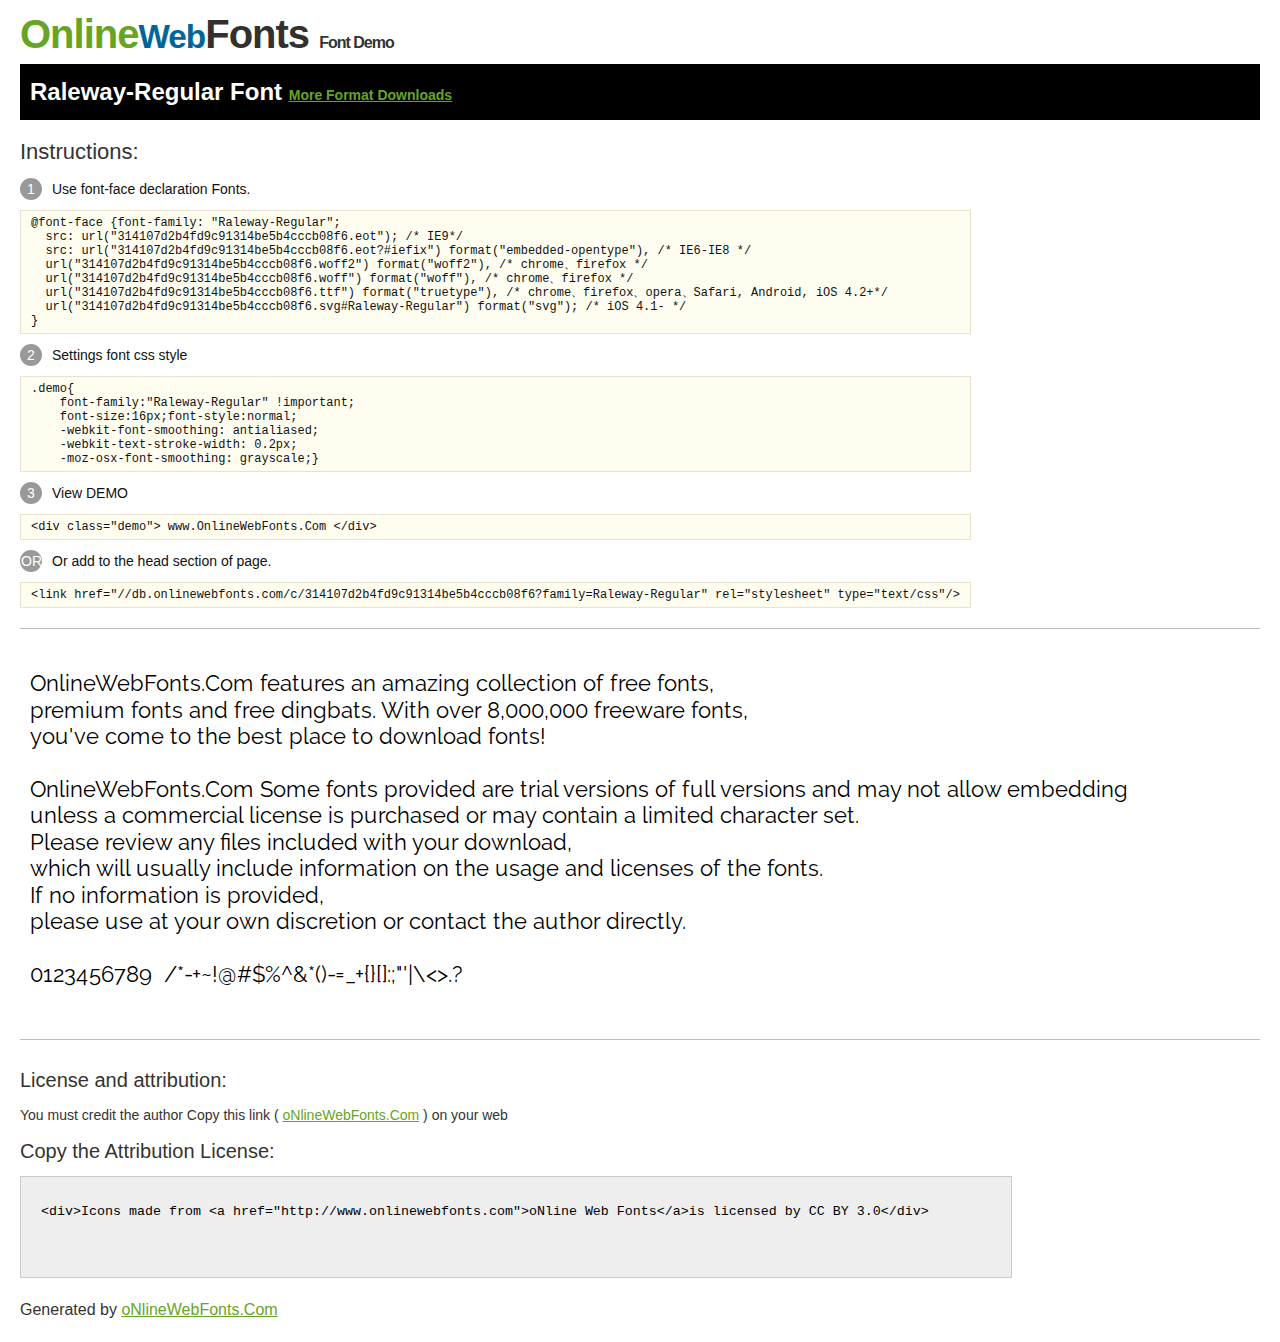
<file: OnlineWebFonts/@font-face/Demo.html>
<!DOCTYPE html>
<html>
<head>
<meta charset="utf-8"/>
<title>Raleway-Regular Font - OnlineWebFonts.COM</title>
<style type="text/css">
@font-face {font-family: "Raleway-Regular";
  src: url("314107d2b4fd9c91314be5b4cccb08f6.eot"); /* IE9*/
  src: url("314107d2b4fd9c91314be5b4cccb08f6.eot?#iefix") format("embedded-opentype"), /* IE6-IE8 */
  url("314107d2b4fd9c91314be5b4cccb08f6.woff2") format("woff2"), /* chrome、firefox */
  url("314107d2b4fd9c91314be5b4cccb08f6.woff") format("woff"), /* chrome、firefox */
  url("314107d2b4fd9c91314be5b4cccb08f6.ttf") format("truetype"), /* chrome、firefox、opera、Safari, Android, iOS 4.2+*/
  url("314107d2b4fd9c91314be5b4cccb08f6.svg#Raleway-Regular") format("svg"); /* iOS 4.1- */
}
*{margin:0;padding:0;list-style:none;}pre{border:solid 1px #e7e1cd;background-color:#fffdef;overflow:auto;font-size:12px;line-height:14px;margin-top:10px;margin-right:0;margin-bottom:10px;margin-left:0;padding-top:5px;padding-right:10px;padding-bottom:5px;padding-left:10px;}.demo pre{color:#000;line-height: 1.2em;font-family:"Raleway-Regular"!important;font-size:22px;background-color:#FFF;border-top-width:0px;border-right-width:0px;border-bottom-width:0px;border-left-width:0px;}body{font-family:sans-serif;line-height:1.5;font-size:16px;padding:20px;color:#333;}:hover,:before,:after{-webkit-transition:all 0.1s ease-in;-moz-transition:all 0.1s ease-in;-ms-transition:all 0.1s ease-in;-o-transition:all 0.1s ease-in;transition:all 0.1s ease-in;}*{-moz-box-sizing:border-box;-webkit-box-sizing:border-box;box-sizing:border-box;margin:0;padding:0;}a{color:#66A523;}h1.logo{font-size:40px;letter-spacing:-1px;margin-top:-16px;}h1.logo strong{font-size:16px;font-family:sans-serif;color:#333;}h1.logo a{color:#34302d;text-decoration:none;}h1.logo a span{color:#66A523;}h1.logo a small{color:#006699;}.info{float:left;font-size:14px;margin-top:15px;}.info ul{margin-left:0px;color:#111;margin-bottom:20px;}.info .exs{font-size:12px;color:#666;margin-left:35px;display:block;}.info ul li{margin-top:10px;list-style:none;}.info .numno{color:#fff;border-radius:20px;padding:1px;display:inline-block;width:22px;height:22px;text-align:center;margin-right:10px;background-color:#999999;}.info ul strong{font-weight:normal;color:#000;}.info .inst{font-size:22px;margin-bottom:10px;}.demo{float:left;width:100%;height:auto;border-top-width:1px;border-top-style:solid;border-top-color:#bbb;border-bottom-width:1px;border-bottom-style:solid;border-bottom-color:#bbb;padding-bottom:10px;}.demo .demo_svg{float:left;height:auto;width:100px;margin-right:5px;margin-left:5px;margin-bottom:10px;}.demo .demo_svg i{float:left;height:80px;width:80px;text-align:center;font-size:40px;margin-left:10px;line-height:80px;color:#777;}.demo .demo_svg .code{float:left;height:20px;width:100%;overflow:hidden;text-align:center;line-height:20px;font-size:11px;color:#666;}.demo .demo_svg .txt{float:left;height:20px;width:100%;font-size:11px;text-align:center;white-space:nowrap;overflow:hidden;line-height:20px;}.demo .demo_svg:hover i{font-size:60px;color:#333;}.by{padding-top:15px;float:left;width:100%;margin-top:10px;margin-right:0;margin-bottom:10px;margin-left:0;}.by{margin-bottom:10px;font-size:20px;}.by .attr{font-size:14px;color:#333;padding-top:10px;padding-bottom:10px;}textarea{width:80%;height:auto;border:1px solid #CCC;resize:none;background:#EEE;padding:20px;float:left;margin-top:10px;line-height:30px;}#footer{float:left;width:100%;margin-top:10px;padding-bottom:20px;}h2{background-color:#000;padding-top:10px;padding-bottom:10px;padding-left:10px;color:#FFF;}
</style>
</head>
<body>
<h1 class="logo"> <a href="http://www.onlinewebfonts.com/"> <span>Online</span><small>Web</small>Fonts</a> <strong>Font Demo</strong></h1>
<h2>
Raleway-Regular Font <a style="font-size:14px;" href="http://www.onlinewebfonts.com/download/314107d2b4fd9c91314be5b4cccb08f6" target="_blank">More Format Downloads</a></h2>
<div class="info">
  <div class="inst">Instructions:</div>
  <ul>
    <li>
      <p> <span class="numno">1</span>Use font-face declaration Fonts.<br />
        <span class="exs">
        <pre>
@font-face {font-family: "Raleway-Regular";
  src: url("314107d2b4fd9c91314be5b4cccb08f6.eot"); /* IE9*/
  src: url("314107d2b4fd9c91314be5b4cccb08f6.eot?#iefix") format("embedded-opentype"), /* IE6-IE8 */
  url("314107d2b4fd9c91314be5b4cccb08f6.woff2") format("woff2"), /* chrome、firefox */
  url("314107d2b4fd9c91314be5b4cccb08f6.woff") format("woff"), /* chrome、firefox */
  url("314107d2b4fd9c91314be5b4cccb08f6.ttf") format("truetype"), /* chrome、firefox、opera、Safari, Android, iOS 4.2+*/
  url("314107d2b4fd9c91314be5b4cccb08f6.svg#Raleway-Regular") format("svg"); /* iOS 4.1- */
}
</pre>
      </span> 
    </li>
    <li>
      <p> <span class="numno">2</span>Settings font css style <br />
      <span class="exs">
<pre>
.demo{
    font-family:"Raleway-Regular" !important;
    font-size:16px;font-style:normal;
    -webkit-font-smoothing: antialiased;
    -webkit-text-stroke-width: 0.2px;
    -moz-osx-font-smoothing: grayscale;}
</pre>
      </span> 
    </li>
    <li>
      <p> <span class="numno">3</span>View DEMO <br />
      <span class="exs"><pre>
&lt;div class="demo"&gt; www.OnlineWebFonts.Com &lt;/div&gt;
</pre></span> 
    </li>
    <li>
      <p> <span class="numno">OR</span>Or add to the head section of page. <br />
      <span class="exs"><pre>
&lt;link href="//db.onlinewebfonts.com/c/314107d2b4fd9c91314be5b4cccb08f6?family=Raleway-Regular" rel="stylesheet" type="text/css"/&gt;
</pre></span> 
    </li>
  </ul>
</div>
<div class="demo">
<pre>

OnlineWebFonts.Com features an amazing collection of free fonts,
premium fonts and free dingbats. With over 8,000,000 freeware fonts, 
you've come to the best place to download fonts! 

OnlineWebFonts.Com Some fonts provided are trial versions of full versions and may not allow embedding 
unless a commercial license is purchased or may contain a limited character set. 
Please review any files included with your download, 
which will usually include information on the usage and licenses of the fonts. 
If no information is provided, 
please use at your own discretion or contact the author directly. 

0123456789  /*-+~!@#$%^&*()-=_+{}[]:;"'|\<>.?

</pre>
</div>

<div class="by">
<div class="by_title">License and attribution:</div>
<div class="attr">You must credit the author Copy this link ( <a href="http://www.onlinewebfonts.com" target="_blank">oNlineWebFonts.Com</a> ) on your web </div><div class="usetitle">Copy the Attribution License:</div>
<textarea onclick="this.focus();this.select();">&lt;div&gt;Icons made from &lt;a href="http://www.onlinewebfonts.com"&gt;oNline Web Fonts&lt;/a&gt;is licensed by CC BY 3.0&lt;/div&gt;</textarea>
</div>
<div id="footer">
    <div>Generated by <a href="http://www.onlinewebfonts.com" target="_blank">oNlineWebFonts.Com</a></div>
</div>
</body>
</html>
</file>
<file: reservia.css>
/*Définition de la police*/

@font-face {
	font-family: "Raleway-Regular";
	src: url("314107d2b4fd9c91314be5b4cccb08f6.eot");
	/* IE9*/
	src: url("314107d2b4fd9c91314be5b4cccb08f6.eot?#iefix") format("embedded-opentype"), /* IE6-IE8 */
	url("314107d2b4fd9c91314be5b4cccb08f6.woff2") format("woff2"), /* chrome、firefox */
	url("314107d2b4fd9c91314be5b4cccb08f6.woff") format("woff"), /* chrome、firefox */
	url("314107d2b4fd9c91314be5b4cccb08f6.ttf") format("truetype"), /* chrome、firefox、opera、Safari, Android, iOS 4.2+*/
	url("314107d2b4fd9c91314be5b4cccb08f6.svg#Raleway-Regular") format("svg");
	/* iOS 4.1- */
}


/*Utilisation de la police*/

body {
	font-family: "raleway", Arial, Helvetica, serif, sans-serif;
	margin: 0;
}

* {
	box-sizing: border-box;
}

#bloc_page {
	width: 100%;
	box-sizing: border-box;
	max-width: 1250px;
	margin: auto;
}


/*header*/

.header {
	width: 90%;
}

.navbar {
	display: block;
}


/*logo*/

.logo {
	height: 100%;
	width: auto;
	padding: 20px;
}


/*menu navigation*/

.menu ul {
	align-items: center;
	text-decoration: none;
	list-style-type: none;
	margin: 0;
	height: 100px;
	display: flex;
	flex-wrap: wrap;
	padding: 0;
	max-width: 1250px;
	margin: auto;
}

.menu li.lilogo {
	order: 1;
	width: 50%;
}

.menu li.lih {
	order: 2;
	width: 15%;
	height: 100%;
}

.menu li.lia {
	order: 3;
	width: 15%;
	height: 100%;
}

.menu li.lii {
	order: 4;
	width: 15%;
	height: 100%;
}

.activ {
	padding: 0 62px;
}

.menu a {
	text-decoration: none;
	height: 100%;
	display: flex;
	align-items: center;
	border-top: 2px solid #fff;
	padding-top: 5px;
	justify-content: center;
	flex-direction: row;
	width: 100%;
}

.navigation {
	color: black;
}

nav a:hover {
	border-top: 2px solid #0065FC;
	height: 100%;
	color: #0065FC;
}

.nav {
	height: 100%;
}


/*S'inscrire*/

.inscription {
	font-weight: bold;
	color: #0065FC;
	padding: 0 50px;
}

.titre2 {
	position: relative;
	margin-top: 40px;
}

.titre2 h2 {
	font-size: 23px;
	margin-top: -35px;
}

.titre2 p {
	margin-top: -10px;
}


/*recherche*/

.rechercher {
	margin-top: -20px;
}

.recherche {
	margin-top: 15px;
	display: flex;
}

.icone-search {
	opacity: 0
}

.search {
	height: 50px;
	padding-left: 10px;
	font-weight: bold;
	font-size: 1em;
	border: 1px solid #f2f2f2;
}

.gps {
	background-color: #F2F2F2;
	height: 50px;
	width: 52px;
	text-align: center;
	font-size: 1.1em;
	border-top-left-radius: 15px;
	border-bottom-left-radius: 15px;
	padding-top: 15px;
}

.btn {
	width: 130px;
	height: 50px;
	font-size: 17px;
	font-weight: 600;
	background-color: #0065FC;
	color: white;
	border: none;
	border-top-right-radius: 15px;
	border-bottom-right-radius: 15px;
	cursor: pointer;
}

.search::placeholder {
	color: black;
}


/*Filtres*/

.filtres_container {
	display: flex;
	margin-top: 25px;
}

.filtres {
	padding-top: 5px;
	display: flex;
	font-weight: bold;
}

.icone {
	background-color: #deebff;
	height: 44px;
	width: 44px;
	border-radius: 50%;
	text-align: center;
	color: #0065FC;
	padding: 12px;
	align-items: center;
	justify-content: center;
}

.cat-description {
	margin-left: 10px;
	white-space: nowrap;
}

.filtres a {
	text-decoration: none;
	color: black;
	border: 3px #F2F2F2 solid;
	border-radius: 30px;
	display: flex;
	align-items: center;
	justify-content: space-between;
}

.filtres a:hover {
	background: #deebff;
}

.eco {
	line-height: 42px;
	height: 50px;
	padding: 0px 15px 0px 0px;
}

.famille {
	line-height: 42px;
	height: 50px;
	display: block;
	padding: 0px 15px 0px 0px;
}

.romantique {
	line-height: 42px;
	height: 50px;
	display: block;
	padding: 0px 15px 0px 0px;
}

.animaux {
	line-height: 42px;
	height: 50px;
	display: block;
	padding: 0px 15px 0px 0px;
}

.filtres_container h3 {
	margin: 0;
	padding-top: 17px;
	padding-right: 30px;
}

.eco {
	margin-right: 40px;
}

.familial {
	margin-right: 40px;
}

.romance {
	margin-right: 40px;
}

.animal {
	margin-right: 40px;
}

/*Info*/
.info {
	display: flex;
	align-items: center;
	margin-top: 15px;
	margin-bottom: 10px;
}

.info .infos {
	border: 2px solid #F2F2F2;
	border-radius: 50%;
	width: 30px;
	height: 30px;
	color: #0065FC;
	align-items: center;
	justify-content: center;
	text-align: center;
}

.info p {
	margin-left: 10px;
}

.info i {
	padding-top: 5px;
}

.bloc {
	display: flex;
	justify-content: space-between;
	max-width: 1250px;
	margin: auto;
	padding-top: 35px;
}

/*HEBERGEMENT*/

.details h3 {
	font-size: 0.90em;
	color: black;
	font-weight: bold;
	margin-top: -3px;
	margin-left: 15px;
}

.details p {
	font-size: 0.90em;
	color: black;
	margin-top: -10px;
	margin-left: 15px;
}

.etoiles {
	font-size: 0.90em;
	margin-top: -10px;
	margin-left: 15px;
	color: #0065fc;
}

.hmarseille,
.populaires {
	background-color: #F2F2F2;
}

.hmarseille {
	width: 67%;
	border-radius: 15px;
}

.hmarseille h2 {
	margin-left: 30px;
	min-height: 55px;
}

.lien_cartes {
	text-decoration: none;
	height: 100%;
	margin-left: 3px;
	background-color: white;
	border-radius: 20px;
	box-shadow: 0 0 5px 4px #d7d7d7;
	display: block;
	margin-bottom: 20px;
}

.carte img {
	height: 65%;
	width: 100%;
	padding: 6px 6px 6px 6px;
	border-top-left-radius: 20px;
	border-top-right-radius: 20px;
	object-fit: cover;
}

.carte {
	height: 220px;
	width: calc( 33.33% - 20px);
}

.carte:hover{
    cursor: pointer;
    transform: scale(1.08);
    transition: ease 0.5s;
}

.lescartes {
	display: flex;
	justify-content: space-around;
	padding: 0 20px;
	flex-wrap: wrap;
}

.afficher_plus {
	margin-top: 20px;
	margin-left: 50px;
	margin-bottom: 20px;
}

.plus {
	text-decoration: none;
	color: black;
}


/*populaires*/

.populaires {
	width: 30%;
	background-color: #F2F2F2;
	border-radius: 15px;
	padding: 0 20px;
}

.courbe {
	float: right;
}

.titrepop h2 {
	font-size: 25px;
	width: 100%;
	justify-content: space-between;
	min-height: 55px;
}

.pop {
	justify-content: space-between;
	width: 100%;
}

.cartes_populaires {
	display: flex;
	width: 100%;
	height: 125px;
	background-color: white;
	box-shadow: 0 0 6px 3px #d8d7d7;
	border-radius: 15px;
	margin-top: 17px;
	display: flex;
}

.cartes_populaires:hover{
    cursor: pointer;
    transform: scale(1.08);
    transition: ease 0.5s;
}

.lien_populaire {
	text-decoration: none;
	width: 100%;
}

.lien_populaire img {
	width: 40%;
	height: 93%;
	margin: 5px;
	border-top-left-radius: 15px;
	border-bottom-left-radius: 15px;
	object-fit: cover;
}

.description {
	flex-wrap: wrap;
}

.description h3 {
	margin-top: 30px;
	margin-left: 10px;
	font-size: 16px;
	color: black;
}

.description p {
	font-size: 15px;
	color: black;
	text-decoration: none;
	margin-top: -10px;
	margin-left: 10px;
}

.popetoiles {
	font-size: 0.90em;
	margin-top: 20px;
	margin-left: 10px;
	color: #0065fc;
	margin-bottom: 10px;
}


/*Texte important*/

span {
	font-weight: bold;
}

/*Activités à Marseille*/

h6 {
	margin: 0 10px;
}

.largeurtop,
.largeur {
	max-width: 1250px;
	margin: auto;
	padding: 0px 20px;
}

.amarseille {
	margin-top: 70px;
	width: auto;
	padding: 0 20px;
	max-width: 1250px;
	margin: auto;
}

.activites {
	display: flex;
	flex-wrap: wrap;
	justify-content: space-between;
}

.bloc1,
.blocactivite {
	width: 23%;
}

.activitem img,
.activitema img {
	width: 100%;
	border-radius: 15px 15px 0 0;
	object-fit: cover;
}

.activitema img {
	width: 100%;
	height: 486px;
}

.activitem img {
	height: 200px;
}

.activitem,
.activitema {
	color: black;
	text-decoration: none;
}

.activitesmarseille {
	box-shadow: 0px 0 6px 3px #d8d7d7;
	border-radius: 15px;
	margin-bottom: 32px;
}

.titre-activite {
	padding: 10px 20px 15px 20px;
	color: black;
	font-size: 15px;
	display: block;
	min-height: 50px;
}


/*footer*/

footer {
	width: 100%;
	background-color: #F2F2F2;
	box-sizing: content-box;
}

.footer-container {
	display: flex;
	align-items: flex-start;
	display: flex;
	margin: auto;
	width: 1250px;
	padding-left: 20px;
}

.A_propos {
	display: flex;
	flex-direction: column;
	width: 33%;
}

.Hebergements {
	display: flex;
	flex-direction: column;
	margin-bottom: 40px;
	width: 33%;
}

.Assistance {
	display: flex;
	flex-direction: column;
	margin-bottom: 40px;
	width: 33%
}

footer h3 {
	font-size: 18px;
	margin-top: 40px;
	margin-bottom: 20px;
}

.lien-footer {
	text-decoration: none;
	margin-bottom: 12px;
	color: #000;
}


/*MEDIA QUERIES*/

@media only screen and (min-width: 1281px) {
	.carte {
		height: 220px;
	}

	.cartes_populaires {
		height: 160px;
	}

	.footer-container {
		max-width: 1250px;
	}
}

@media only screen and (min-width: 1500px) {
	.cartes {
		height: 230px;
	}

	.footer-container {
		width: 100%;
	}
}

@media only screen and (min-width: 950px) {
	.description {
		display: flex;
		margin-top: -155px;
		margin-left: 150px;
	}

	.footer-container {
		width: 100%
	}
}

@media only screen and (max-width: 1280px) {
	.cartes_populaires {
		margin: 25px 5px 0;
	}

	.pop {
		align-items: center;
		flex-direction: row;
	}

	.menu li.lilogo {
		order: 1;
		width: 50%;
		padding-left: 20px;
		max-width: 1280px;
	}

	.menu li.lih {
		order: 2;
		width: 15%;
		padding-left: 5px;
		height: 100%;
	}

	.menu li.lia {
		order: 3;
		width: 15%;
		padding-left: 5px;
		height: 100%;
	}

	.menu li.lii {
		order: 4;
		width: 15%;
		padding-left: 6px;
	}

	.footer-container {
		width: 100%;
	}
}

@media only screen and (min-width: 1131px) and (max-width: 1169px) {
	.popetoiles {
		margin: 0;
		padding-left: 10px;
	}
}

@media only screen and (min-width: 950px) and (max-width: 1130px) {
	.icone-search {
		opacity: 0
	}

	.description h3 {
		font-size: 14px;
		margin-left: -20px;
	}

	.description p {
		font-size: 13px;
		margin-left: -20px;
	}

	.popetoiles {
		margin-left: -16px;
		margin-top: 0;
	}

	.carte {
		height: 180px;
	}

	.titre-activite {
		padding-top: 0px;
	}

	.footer-container {
		width: 100%;
	}
}

@media only screen and (min-width:768px) and (max-width: 950px) {
	.icone-search {
		opacity: 0;
	}

	.filtres_container h3 {
		padding-right: 5px;
		padding-top: 0;
	}

	.familial,
	.romance,
	.animal {
		margin-left: 5px;
	}

	.carte {
		width: calc( 50% - 20px);
		height: 200px;
	}

	.lien_populaire img {
		height: 60%;
		width: 100%;
		padding-right: 8px;
		border-top-left-radius: 20px;
		border-top-right-radius: 20px;
		object-fit: cover;
		border-bottom-left-radius: 0;
	}

	.cartes_populaires {
		height: 210px;
		margin: 20px 5px 0;
	}

	.description {
		margin-top: -65px;
		flex-wrap: wrap;
	}

	.description h3 {
		margin-top: 60px;
		margin-left: 20px;
	}

	.description p {
		margin-left: 20px;
		margin-top: -15px
	}

	.popetoiles {
		margin-left: 20px;
		margin-top: -12px;
		font-size: 0.80em;
	}

	.titre-activite {
		padding-top: 0;
	}

	.footer-container {
		width: 100%;
	}
}

@media only screen and (max-width:768px) {
	.bloc {
		display: flex;
		justify-content: space-between;
		margin: 0
	}

	.page {
		max-width: 1250px;
		margin: auto;
	}

	#bloc_page {
		width: 100%;
		box-sizing: content-box;
		margin: auto;
		display: block;
		max-width: 1250px;
	}

	.titre2 {
		position: relative;
	}

	.titre2 h2 {
		margin-top: 90px;
	}

	.titrepop h2 {
		padding-left: 10px;
	}

	.navigation {
		border-top: none;
		border-bottom: 2.5px solid #F2F2F2;
		text-align: center;
		width: 100%;
		flex-grow: 1;
		padding-bottom: 5px;
	}

	.navigation:hover {
		border-top: none;
		color: #0065FC;
		border-bottom: 2px solid #0065FC;
	}

	.menu li.lilogo {
		order: 1;
		width: 60%;
		height: 70px;
	}

	.logo {
		margin-left: -20px; 
		margin-top: 10px;
	}

	.menu li.lii {
		order: 2;
		width: 40%;
	}

	.menu li.lih {
		order: 3;
		width: 50%;
	}

	.menu li.lia {
		order: 4;
		width: 50%;
	}

	.menu a {
		height: 40%;
	}

	.activ {
		padding: 0 70px;
	}

	.chambre {
		padding: 0 48px;
	}

	.menu {
		display: block;
	}

	.menu ul {
		flex-wrap: wrap;
		width: 100%;
	}

	.inscription .recherche {
		margin-top: 30px;
	}

	.recherche .search {
		width: 100%;
	}

	.info {
		margin-top: 29px;
	}

	.page {
		padding: 0;
	}

	.filtres_container {
		display: block;
	}

	.filtres {
		display: flex;
		align-items: center;
		flex-wrap: wrap;
		padding: 5px 0 0;
	}

	.flitres>div {
		margin-top: 15px;
	}

	.categories {
		display: block;
		margin-top: 20px;
		font-size: 13px;
	}

	.familial,
	.romance,
	.animal,
	.economique {
		margin-right: 20px;
		margin-bottom: 5px;
	}

	.infos .info {
		width: 25px;
		height: 25px;
		line-height: 25px;
		font-size: 10px;
	}

	.info h6 {
		font-size: 12px;
	}

	.btn {
		display: none;
	}

	.icone-search {
		opacity: 1;
		display: inline-block;
		background-color: #0065FC;
		height: 50px;
		width: 50px;
		border-radius: 10px 10px 10px 10px;
		border: none;
		cursor: pointer;
		color: #fff;
		font-size: 25px;
		margin: 0;
		padding: 10px;
		font-size: 20px;
		padding-top: 14px;
		padding-left: 14px;
		margin-left: -10px;
		position: relative;
		z-index: 90;
	}

	.recherche .search {
		position: relative;
		right: 0px;
		margin-right: 0px;
		width: 100%;
		height: 50px;
		border: 1px solid #F2F2F2;
		font-size: 18px;
		font-weight: bold;
	}

	.inscription {
		color: #0065fc;
		font-weight: bold;
		display: block !important;
		padding-top: 50px !important;
		text-align: right;
	}

	.bloc {
		display: flex;
		flex-direction: column-reverse;
		align-items: normal;
	}

	/*hébergements et populaires*/
	.etoiles {
		margin-bottom: 20px;
	}

	.hmarseille {
		background-color: white;
		padding: 0;
		width: 100%;
	}

	.hmarseille h2 {
		margin-left: 20px;
		margin-top: 40px;
	}

	.titrepop {
		margin-left: -7px;
	}

	.populaires {
		display: block;
		width: 100%;
		padding: 0 20px;
		border-radius: 0;
	}

	.carte {
		margin: 0px;
		width: 100%;
		margin-bottom: 20px;
		max-height: 250px;
	}

	.cartes_populaires {
		width: 100%;
		margin-left: 0;
		margin-bottom: 20px;
		max-height: 300px;
		margin-top: -3px;
	}

	.cartes_populaires img {
		width: 45%;
		height: 94%;
	}

	.lescartes {
		display: flex;
		flex-direction: column;
		padding: 0;
		width: 100%;
		margin: 0px;
		padding: 20px;
		margin-top: -40px;
	}

	.lien_cartes {
		flex: 0;
		flex-direction: column;
		width: 100%;
	}

	.lien_populaire {
		display: flex;
		height: 100%;
		flex-wrap: wrap;
		flex-direction: row;
	}

	.description {
		font-size: 0.8em;
		max-width: 50%;
		display: block;
	}

	.description h3 {
		margin: 0;
		padding-top: 15px;
	}

	.description p {
		padding-top: 20px;
		margin-left: -1px;
	}

	.popetoiles {
		margin-left: -1px;
		font-size: 1.3em;
	}

	.afficher_plus {
		margin-top: -45px;
		margin-left: -5px;
	}

	.plus {
		margin-top: 20px;
		padding: 20px;
		display: inline-block;
		margin-left: 8px;
	}

	/*activités*/
	.titrea {
		margin-bottom: 35px;
	}

	.amarseille {
		display: block;
		height: auto;
		margin-bottom: 25px;
		justify-content: normal;
		margin-top: -25px;
	}

	.bloc1 {
		width: 100%;
		justify-content: center;
		margin: 0;
	}

	.blocactivite {
		width: 100%;
		margin: 0;
	}

	.activitem,
	.activitema img {
		width: 100%;
		height: 175px;
	}

	.activitesmarseille {
		margin-bottom: 32px;
		width: 100%;
		height: auto;
	}

	.titre-activite {
		padding: 20px;
		border-radius: 0 0 1.25rem 1.25rem;
		border-color: transparent;
		box-shadow: none;
		margin-top: 0;
	}

	/*footer*/
	footer {
		height: auto;
	}

	.footer-container {
		display: flex;
		flex-direction: column;
		align-items: flex-start;
		margin: 0;
		width: 100%;
	}

	.A_propos {
		width: 100%;
	}

	.Hebergements {
		margin-bottom: 0;
		width: 100%;
	}

	.Assistance {
		display: flex;
		align-items: flex-start;
		width: 100%;
	}

	.largeur {
		padding: 0;
	}
}
</file>
